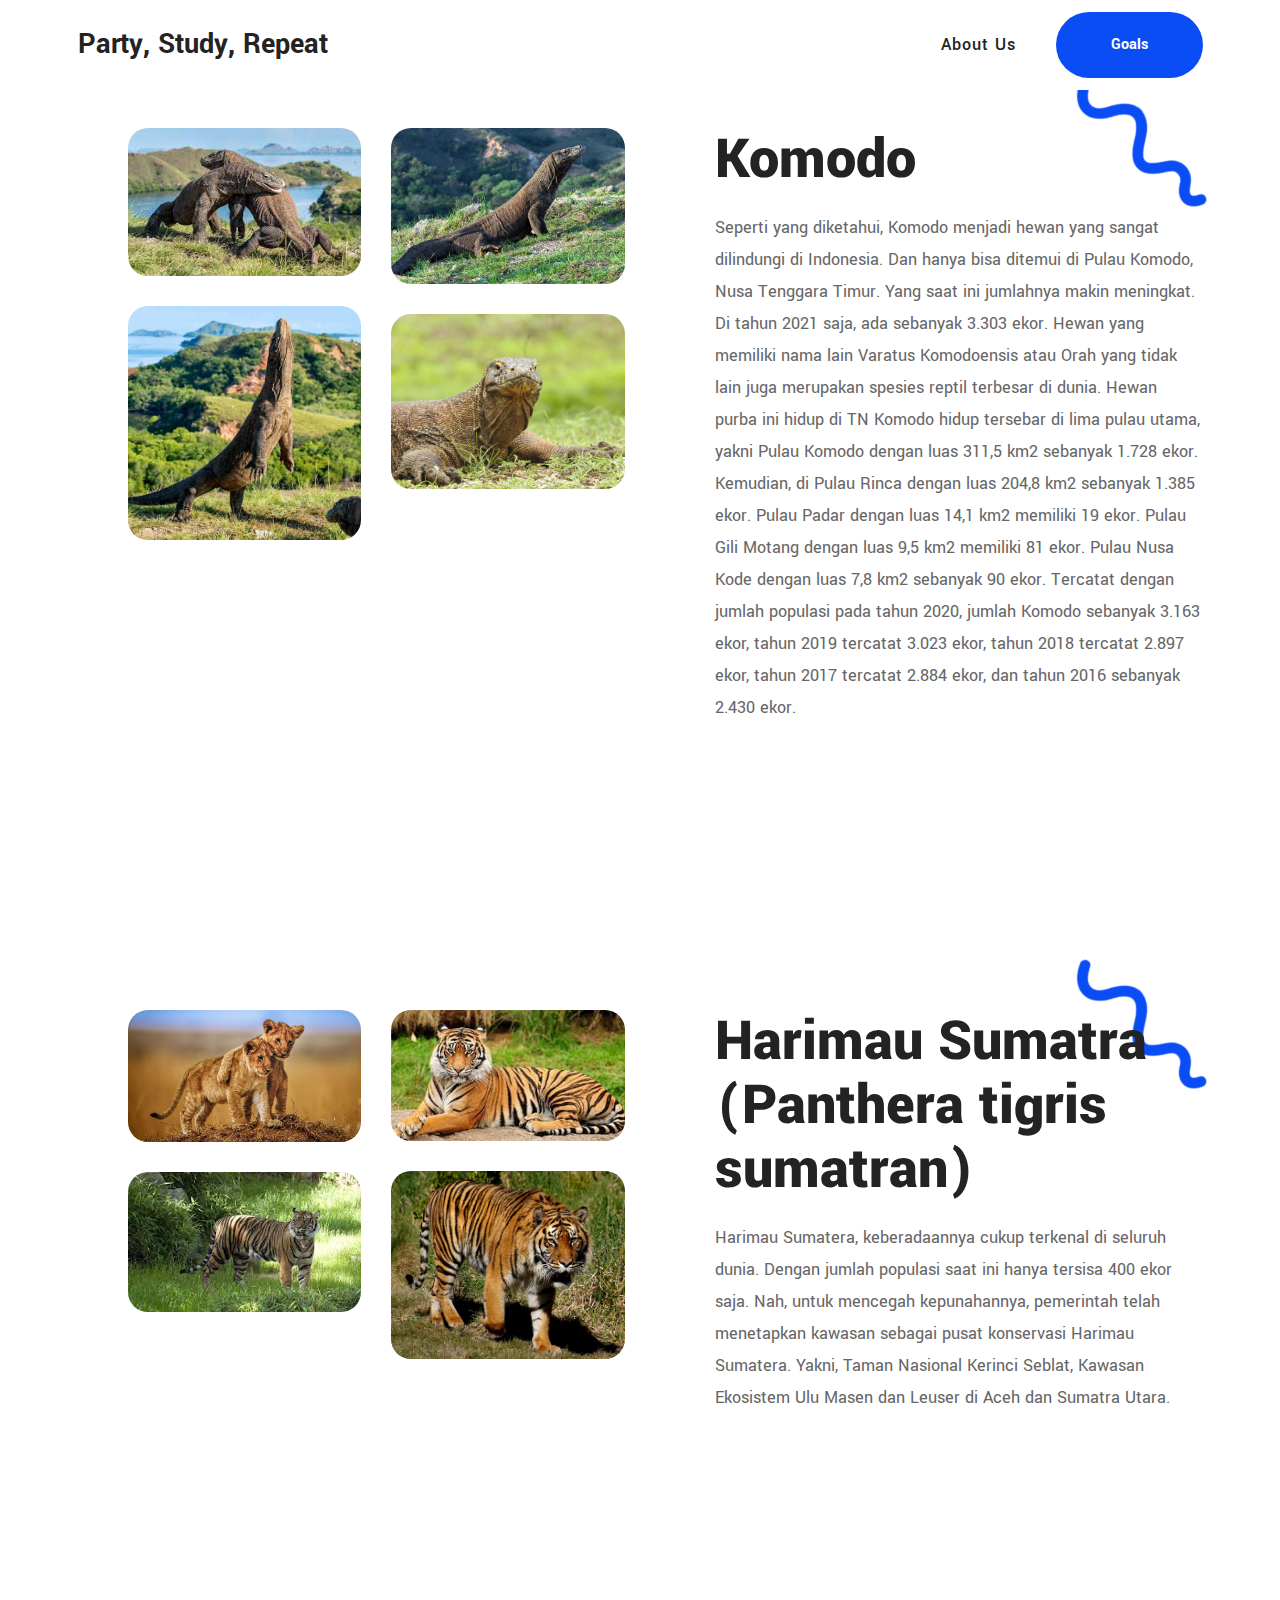
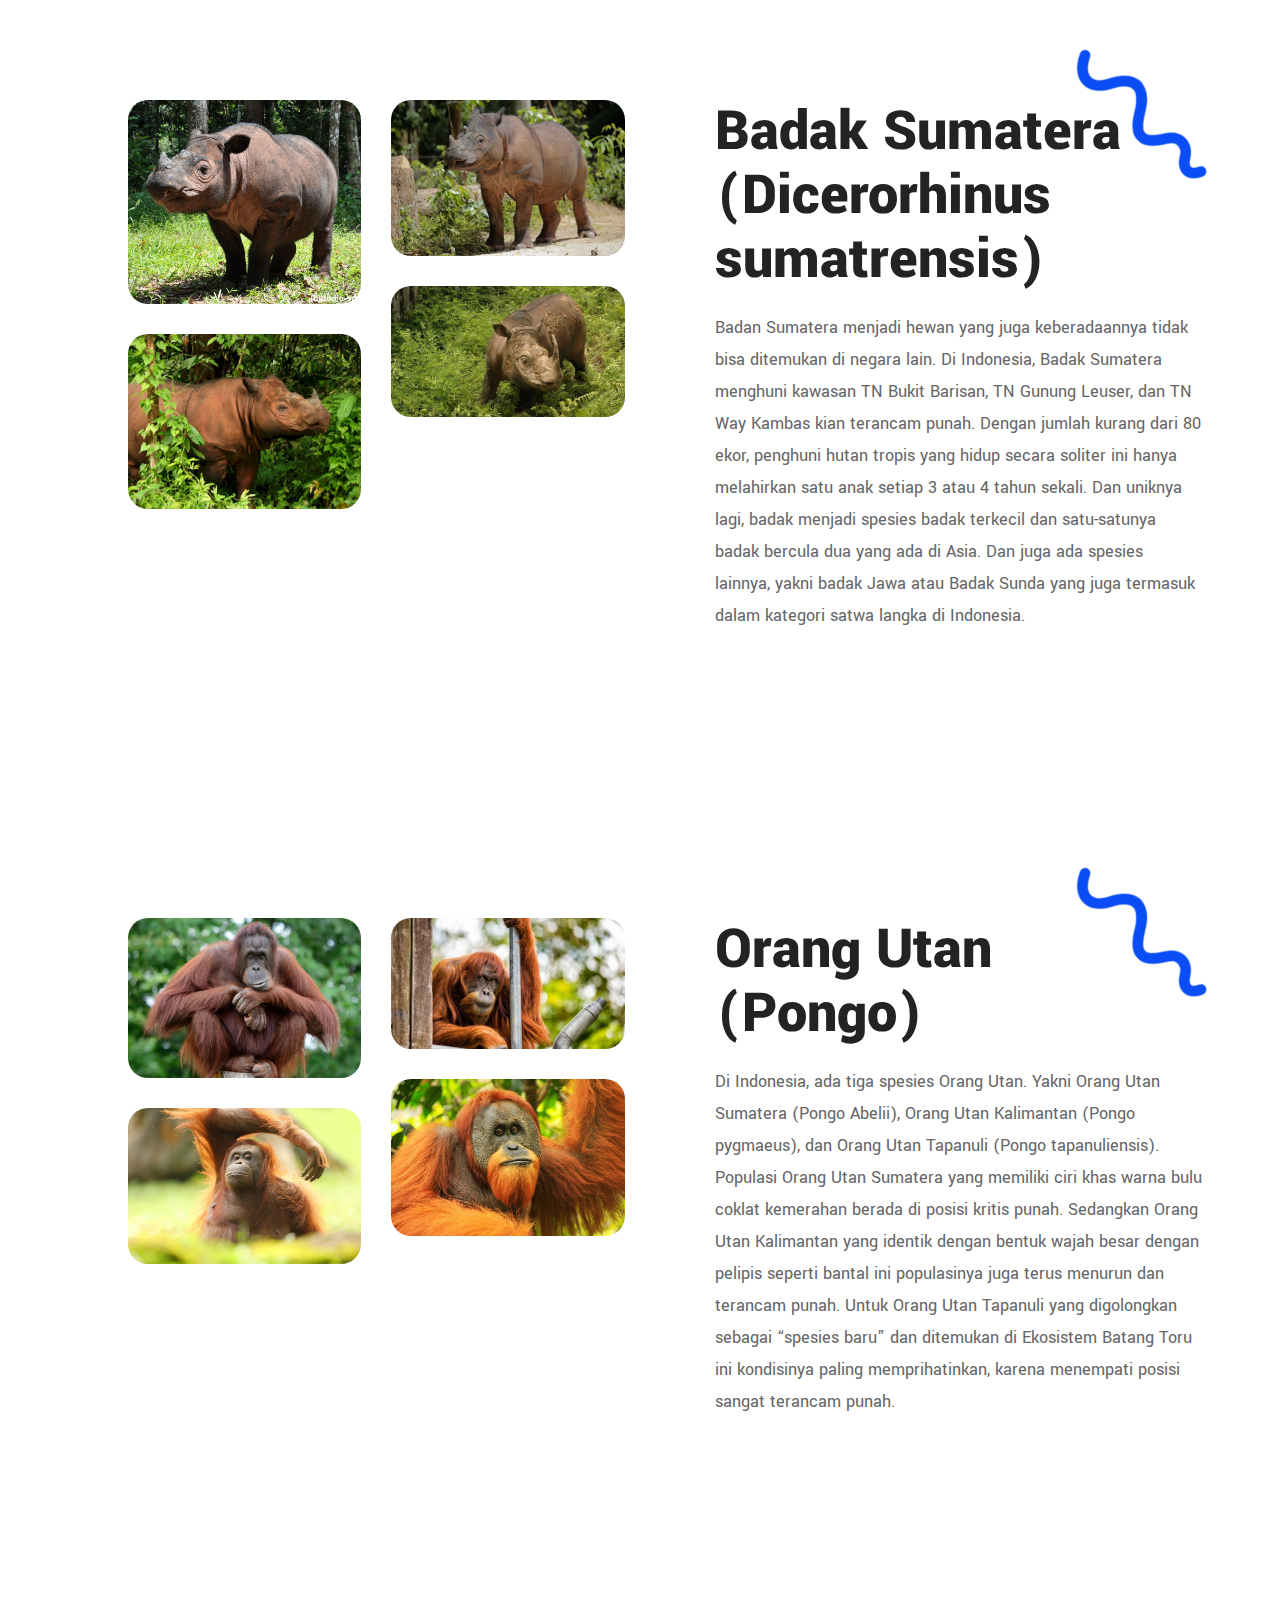
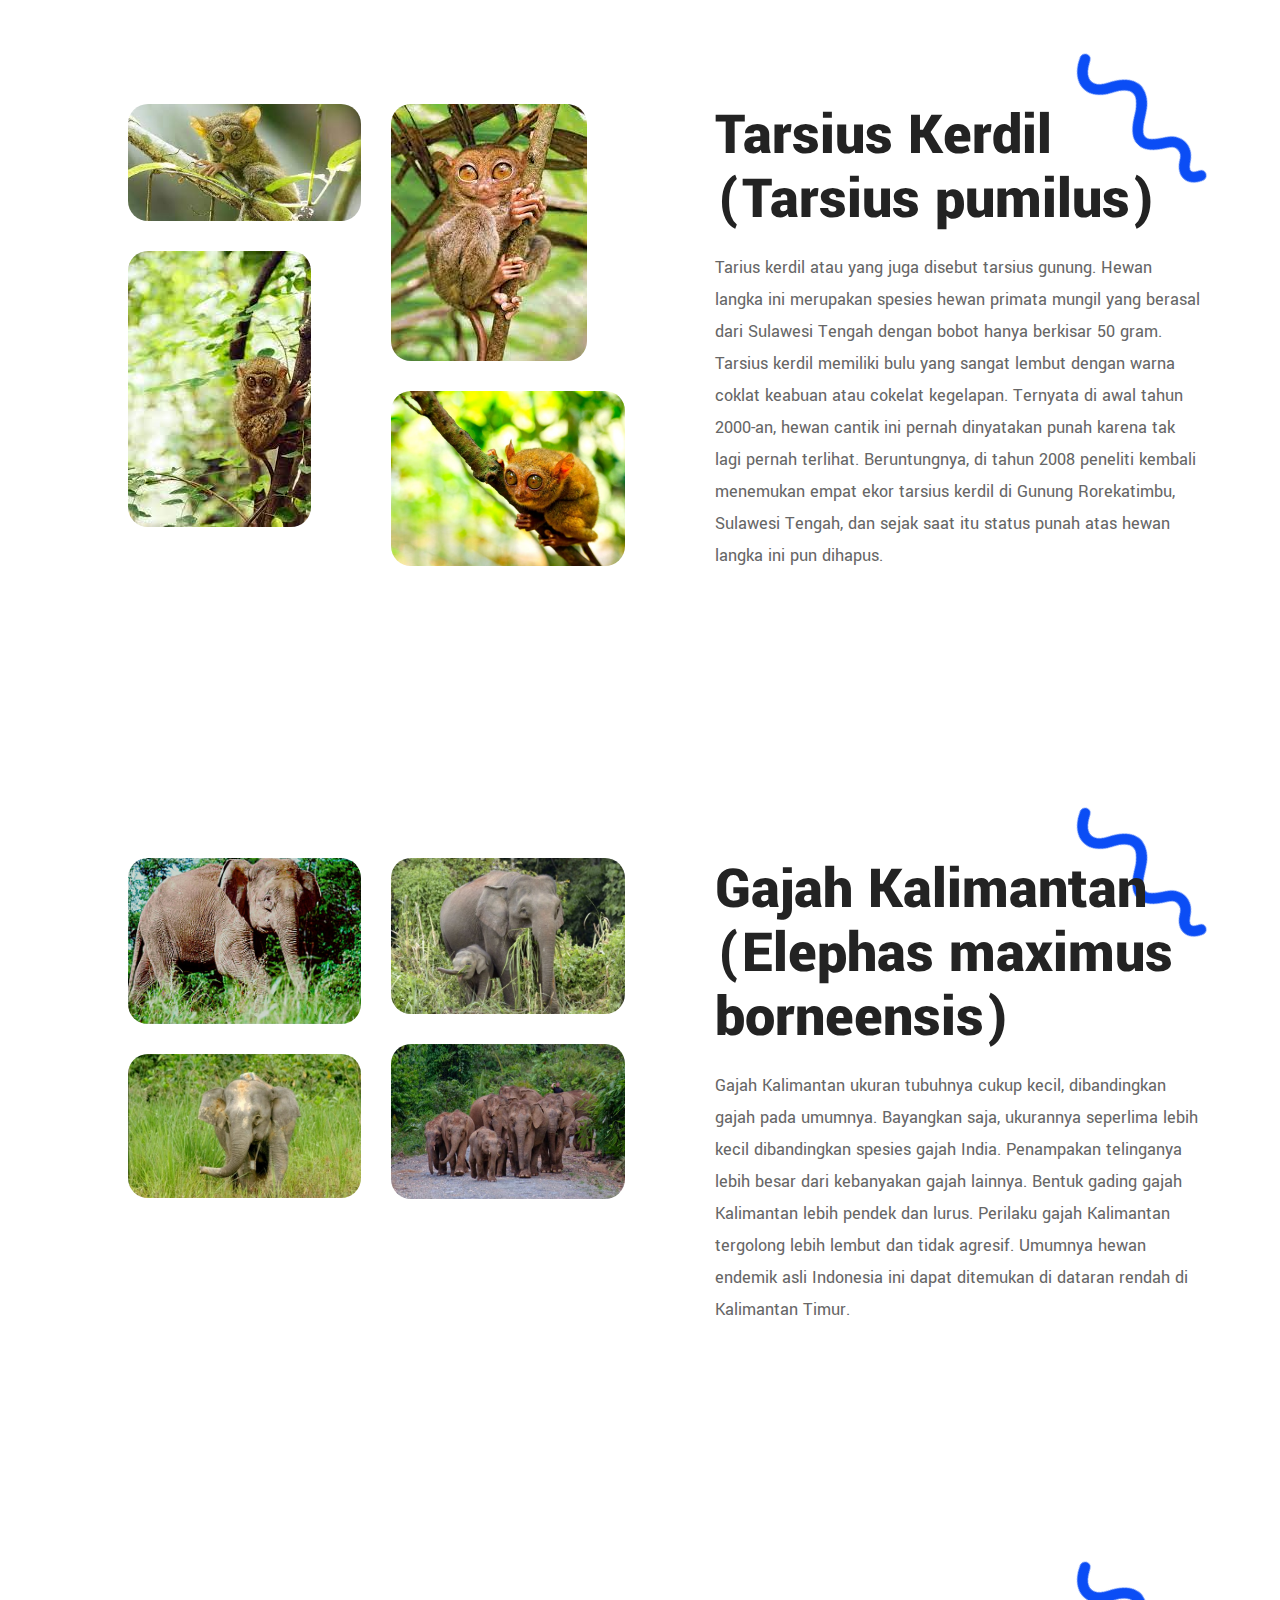
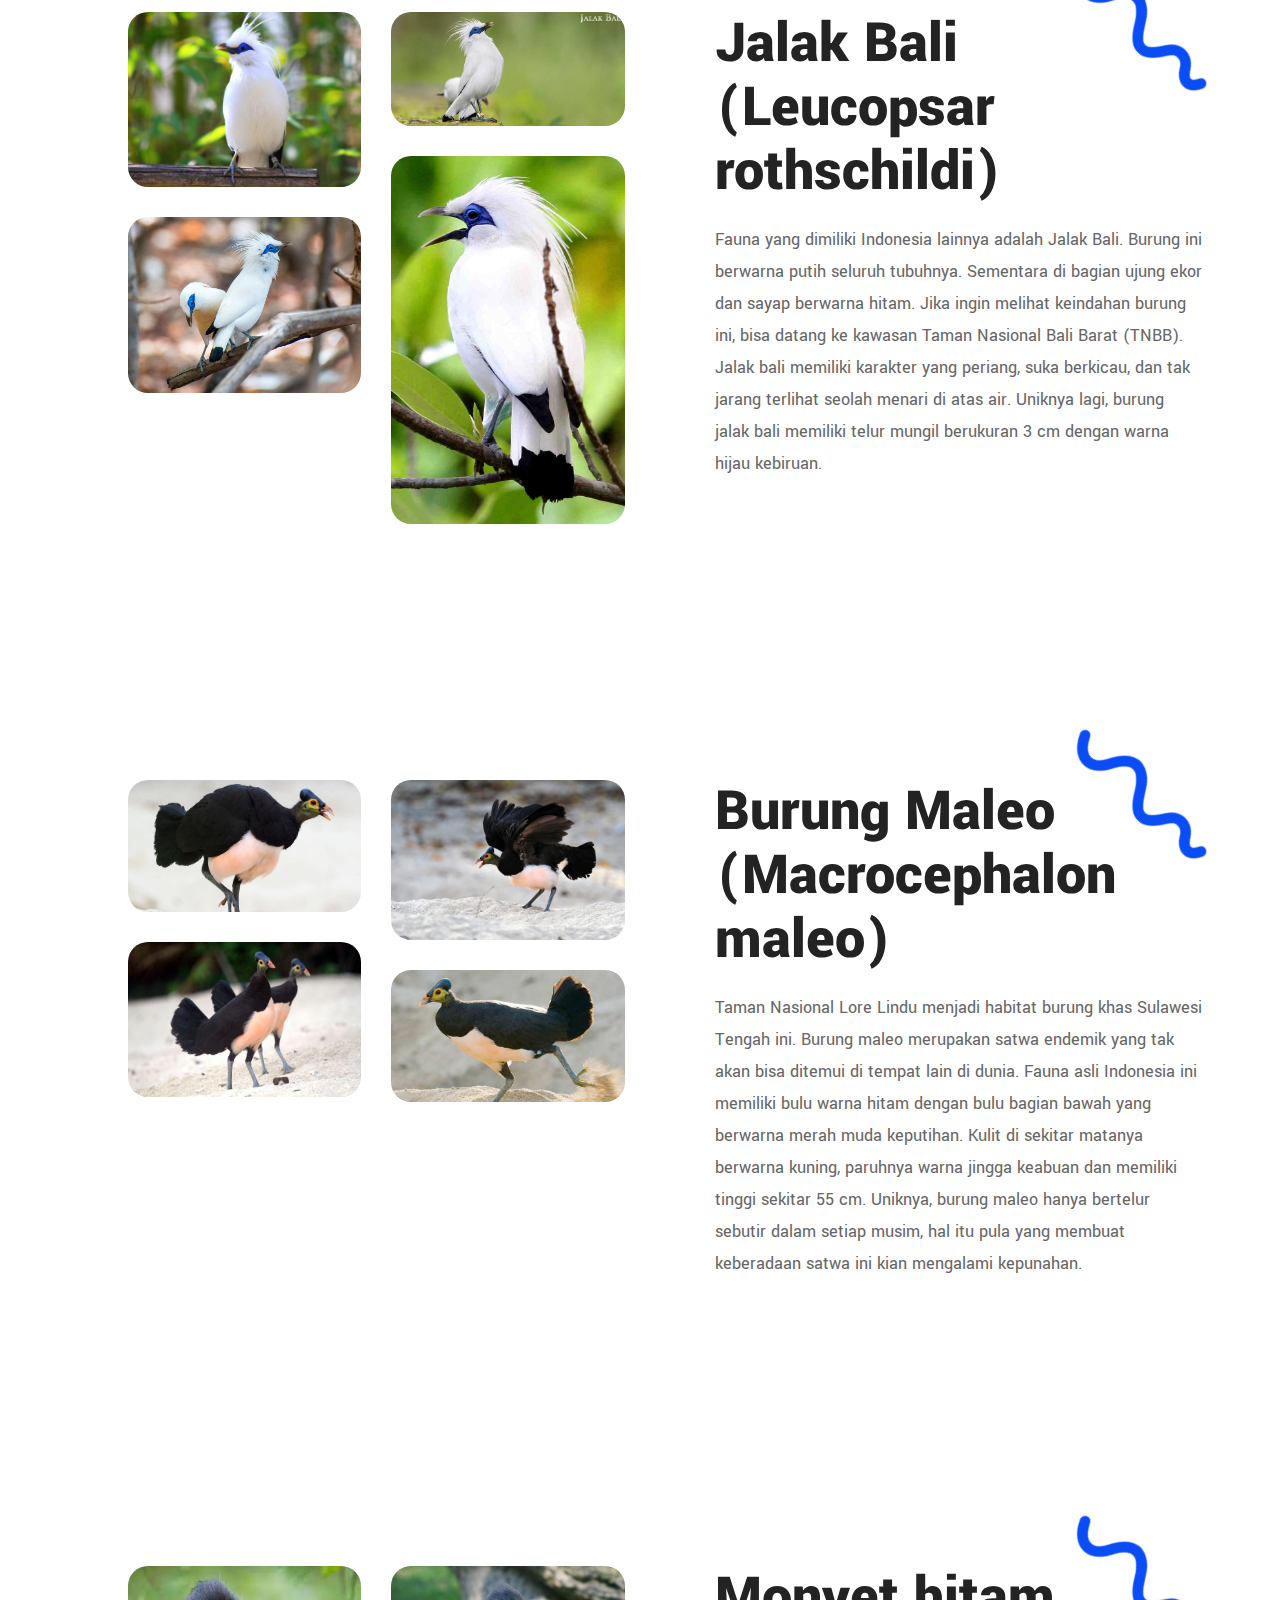
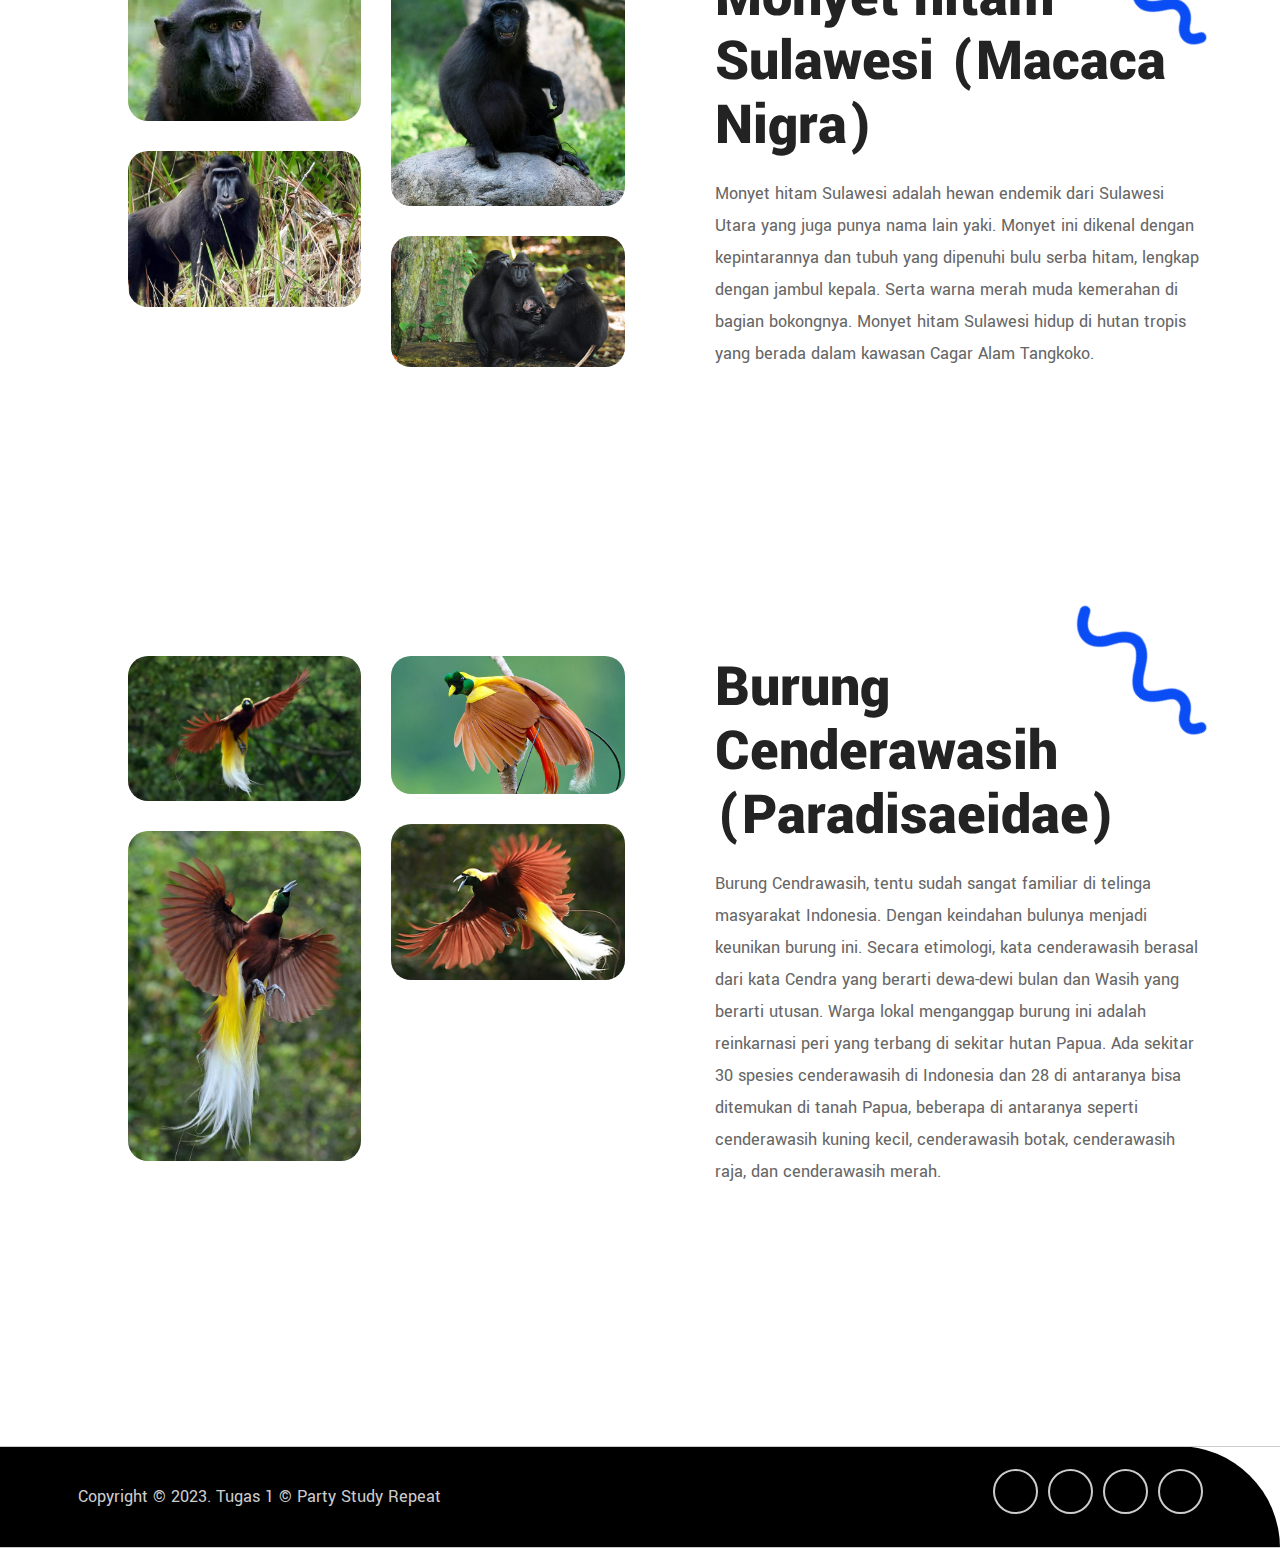
<file: index.html>
<!doctype html>
<html class="no-js" lang="zxx">

<head>	
	<meta charset="utf-8">
	<title> Hewan Langka yang Dilindungi di Indonesia </title>
	<link href="assets/css/bootstrap.min.css" rel="stylesheet" />
	<link href="assets/css/bsnav.min.css" rel="stylesheet" />
	<link href="style.css" rel="stylesheet">
	<!-- ========== End Stylesheet ========== -->

</head>

<body id="bdy" onload="myFunction()">

	<!-- Start header
    ============================================= -->
    <header class="header header-2 header-before-off">
		<div class="main-navigation">
			<div class="main-wrapper">
				<div class="navbar navbar-expand-lg bsnav bsnav-sticky bsnav-sticky-slide">
					<div class="container">
						<a class="navbar-brand" href="index.html">
							<H3 class="mb-0 hero-title-1">Party, Study, Repeat</H3>
						</a>
						<button class="navbar-toggler toggler-spring"><span class="navbar-toggler-icon"></span></button>
						<div class="collapse navbar-collapse justify-content-md-end">
							<ul class="navbar-nav navbar-mobile mr-0">
								<li class="nav-item"><a class="nav-link" href="about.html">About Us</a></li>
							</ul>
						</div>
						<div class="search-cart nav-profile ml-40">
							<a href="goals.html" class="btn-1 btn-circle">Goals</a>
						</div>
					</div>
				</div>
				<div class="bsnav-mobile">
					<div class="bsnav-mobile-overlay"></div>
					<div class="navbar"></div>
				</div>
			</div>
		</div>
    </header>
    <!-- End header -->
    
	<main class="main">

		<!-- Animal 1
		============================================= -->
		<div class="about-area-2 de-padding pos-rel">
			<img src="assets/img/shape/shape-15.png" class="about-shape-15" alt="no image">
			<div class="container">
				<div class="about-wpr grid-2">
					<div class="about-left-2 pos-rel pl-50">
						
						<div class="about-left-2-pic grid-2">
							<div class="about-left-2-1 text-right">
								<img src="assets/img/animals/komodos/komodo1.jpeg" class="mb-30" alt="no image">
								<img src="assets/img/animals/komodos/komodo2.jpg" alt="no image">
							</div>
							<div class="about-left-2-2">
								<img src="assets/img/animals/komodos/komodo3.png" class="mb-30" alt="no image">
								<img src="assets/img/animals/komodos/komodo4.jpg" alt="no image">
							</div>
						</div>
					</div>
					<div class="about-right-2 pl-60">
						<h2 class="heading-1">
							Komodo
						</h2>
						<p class="justify-content-between">
							Seperti yang diketahui, Komodo menjadi hewan yang sangat dilindungi di Indonesia. Dan hanya bisa ditemui di Pulau Komodo, Nusa Tenggara Timur. Yang saat ini jumlahnya makin meningkat. Di tahun 2021 saja, ada sebanyak 3.303 ekor.
							Hewan yang memiliki nama lain Varatus Komodoensis atau Orah yang tidak lain juga merupakan spesies reptil terbesar di dunia.
							Hewan purba ini hidup di TN Komodo hidup tersebar di lima pulau utama, yakni Pulau Komodo dengan luas 311,5 km2 sebanyak 1.728 ekor.
							Kemudian, di Pulau Rinca dengan luas 204,8 km2 sebanyak 1.385 ekor. Pulau Padar dengan luas 14,1 km2 memiliki 19 ekor.
							Pulau Gili Motang dengan luas 9,5 km2 memiliki 81 ekor. Pulau Nusa Kode dengan luas 7,8 km2 sebanyak 90 ekor.
							Tercatat dengan jumlah populasi pada tahun 2020, jumlah Komodo sebanyak 3.163 ekor, tahun 2019 tercatat 3.023 ekor, tahun 2018 tercatat 2.897 ekor, tahun 2017 tercatat 2.884 ekor, dan tahun 2016 sebanyak 2.430 ekor.
						</p>
					</div>
				</div>
			</div>
		</div>
		<!-- End Animal -->

		<!-- Animal 2
		============================================= -->
		<div class="about-area-2 de-padding pos-rel">
			<img src="assets/img/shape/shape-15.png" class="about-shape-15" alt="no image">
			<div class="container">
				<div class="about-wpr grid-2">
					<div class="about-left-2 pos-rel pl-50">
						
						<div class="about-left-2-pic grid-2">
							<div class="about-left-2-1 text-right">
								<img src="assets/img/animals/tigers/tiger1.jpeg" class="mb-30" alt="no image">
								<img src="assets/img/animals/tigers/tiger2.jpeg" alt="no image">
							</div>
							<div class="about-left-2-2">
								<img src="assets/img/animals/tigers/tiger3.jpeg" class="mb-30" alt="no image">
								<img src="assets/img/animals/tigers/tiger4.jpg" alt="no image">
							</div>
						</div>
					</div>
					<div class="about-right-2 pl-60">
						<h2 class="heading-1">
							Harimau Sumatra (Panthera tigris sumatran)
						</h2>
						<p class="justify-content-between">
							Harimau Sumatera, keberadaannya cukup terkenal di seluruh dunia. Dengan jumlah populasi saat ini hanya tersisa 400 ekor saja.
							Nah, untuk mencegah kepunahannya, pemerintah telah menetapkan kawasan sebagai pusat konservasi Harimau Sumatera.
							Yakni, Taman Nasional Kerinci Seblat, Kawasan Ekosistem Ulu Masen dan Leuser di Aceh dan Sumatra Utara.
						</p>
					</div>
				</div>
			</div>
		</div>
		<!-- End Animal -->

		<!-- Animal 3
		============================================= -->
		<div class="about-area-2 de-padding pos-rel">
			<img src="assets/img/shape/shape-15.png" class="about-shape-15" alt="no image">
			<div class="container">
				<div class="about-wpr grid-2">
					<div class="about-left-2 pos-rel pl-50">
						
						<div class="about-left-2-pic grid-2">
							<div class="about-left-2-1 text-right">
								<img src="assets/img/animals/badaks/badak1.jpg" class="mb-30" alt="no image">
								<img src="assets/img/animals/badaks/badak2.jpeg" alt="no image">
							</div>
							<div class="about-left-2-2">
								<img src="assets/img/animals/badaks/badak3.jpeg" class="mb-30" alt="no image">
								<img src="assets/img/animals/badaks/badak4.jpeg" alt="no image">
							</div>
						</div>
					</div>
					<div class="about-right-2 pl-60">
						<h2 class="heading-1">
							Badak Sumatera (Dicerorhinus sumatrensis)
						</h2>
						<p class="justify-content-between">
							Badan Sumatera menjadi hewan yang juga keberadaannya tidak bisa ditemukan di negara lain.
							Di Indonesia, Badak Sumatera menghuni kawasan TN Bukit Barisan, TN Gunung Leuser, dan TN Way Kambas kian terancam punah.
							Dengan jumlah kurang dari 80 ekor, penghuni hutan tropis yang hidup secara soliter ini hanya melahirkan satu anak setiap 3 atau 4 tahun sekali.
							Dan uniknya lagi, badak menjadi spesies badak terkecil dan satu-satunya badak bercula dua yang ada di Asia.
							Dan juga ada spesies lainnya, yakni badak Jawa atau Badak Sunda yang juga termasuk dalam kategori satwa langka di Indonesia.
						</p>
					</div>
				</div>
			</div>
		</div>
		<!-- End Animal -->

		<!-- Animal 4
		============================================= -->
		<div class="about-area-2 de-padding pos-rel">
			<img src="assets/img/shape/shape-15.png" class="about-shape-15" alt="no image">
			<div class="container">
				<div class="about-wpr grid-2">
					<div class="about-left-2 pos-rel pl-50">
						
						<div class="about-left-2-pic grid-2">
							<div class="about-left-2-1 text-right">
								<img src="assets/img/animals/orangutans/orangutan1.jpeg" class="mb-30" alt="no image">
								<img src="assets/img/animals/orangutans/orangutan2.jpeg" alt="no image">
							</div>
							<div class="about-left-2-2">
								<img src="assets/img/animals/orangutans/orangutan3.jpeg" class="mb-30" alt="no image">
								<img src="assets/img/animals/orangutans/orangutan4.jpeg" alt="no image">
							</div>
						</div>
					</div>
					<div class="about-right-2 pl-60">
						<h2 class="heading-1">
							Orang Utan (Pongo)
						</h2>
						<p class="justify-content-between">
							Di Indonesia, ada tiga spesies Orang Utan. Yakni Orang Utan Sumatera (Pongo Abelii), Orang Utan Kalimantan (Pongo pygmaeus), dan Orang Utan Tapanuli (Pongo tapanuliensis).
							Populasi Orang Utan Sumatera yang memiliki ciri khas warna bulu coklat kemerahan berada di posisi kritis punah.
							Sedangkan Orang Utan Kalimantan yang identik dengan bentuk wajah besar dengan pelipis seperti bantal ini populasinya juga terus menurun dan terancam punah.
							Untuk Orang Utan Tapanuli yang digolongkan sebagai “spesies baru” dan ditemukan di Ekosistem Batang Toru ini kondisinya paling memprihatinkan, karena menempati posisi sangat terancam punah.
						</p>
					</div>
				</div>
			</div>
		</div>
		<!-- End Animal -->

		<!-- Animal 5
		============================================= -->
		<div class="about-area-2 de-padding pos-rel">
			<img src="assets/img/shape/shape-15.png" class="about-shape-15" alt="no image">
			<div class="container">
				<div class="about-wpr grid-2">
					<div class="about-left-2 pos-rel pl-50">
						
						<div class="about-left-2-pic grid-2">
							<div class="about-left-2-1 text-right">
								<img src="assets/img/animals/tarsius/tarsius1.jpeg" class="mb-30" alt="no image">
								<img src="assets/img/animals/tarsius/tarsius2.jpeg" alt="no image">
							</div>
							<div class="about-left-2-2">
								<img src="assets/img/animals/tarsius/tarsius3.jpeg" class="mb-30" alt="no image">
								<img src="assets/img/animals/tarsius/tarsius4.jpg" alt="no image">
							</div>
						</div>
					</div>
					<div class="about-right-2 pl-60">
						<h2 class="heading-1">
							Tarsius Kerdil (Tarsius pumilus)
						</h2>
						<p class="justify-content-between">
							Tarius kerdil atau yang juga disebut tarsius gunung. Hewan langka ini merupakan spesies hewan primata mungil yang berasal dari Sulawesi Tengah dengan bobot hanya berkisar 50 gram.
							Tarsius kerdil memiliki bulu yang sangat lembut dengan warna coklat keabuan atau cokelat kegelapan.
							Ternyata di awal tahun 2000-an, hewan cantik ini pernah dinyatakan punah karena tak lagi pernah terlihat.
							Beruntungnya, di tahun 2008 peneliti kembali menemukan empat ekor tarsius kerdil di Gunung Rorekatimbu, Sulawesi Tengah, dan sejak saat itu status punah atas hewan langka ini pun dihapus.
						</p>
					</div>
				</div>
			</div>
		</div>
		<!-- End Animal -->

		<!-- Animal 6
		============================================= -->
		<div class="about-area-2 de-padding pos-rel">
			<img src="assets/img/shape/shape-15.png" class="about-shape-15" alt="no image">
			<div class="container">
				<div class="about-wpr grid-2">
					<div class="about-left-2 pos-rel pl-50">
						
						<div class="about-left-2-pic grid-2">
							<div class="about-left-2-1 text-right">
								<img src="assets/img/animals/elephants/elephant1.jpeg" class="mb-30" alt="no image">
								<img src="assets/img/animals/elephants/elephant2.webp" alt="no image">
							</div>
							<div class="about-left-2-2">
								<img src="assets/img/animals/elephants/elephant3.jpg" class="mb-30" alt="no image">
								<img src="assets/img/animals/elephants/elephant4.jpg" alt="no image">
							</div>
						</div>
					</div>
					<div class="about-right-2 pl-60">
						<h2 class="heading-1">
							Gajah Kalimantan (Elephas maximus borneensis)
						</h2>
						<p class="justify-content-between">
							Gajah Kalimantan ukuran tubuhnya cukup kecil, dibandingkan gajah pada umumnya. Bayangkan saja, ukurannya seperlima lebih kecil dibandingkan spesies gajah India.
							Penampakan telinganya lebih besar dari kebanyakan gajah lainnya. Bentuk gading gajah Kalimantan lebih pendek dan lurus.
							Perilaku gajah Kalimantan tergolong lebih lembut dan tidak agresif. Umumnya hewan endemik asli Indonesia ini dapat ditemukan di dataran rendah di Kalimantan Timur.
						</p>
					</div>
				</div>
			</div>
		</div>
		<!-- End Animal -->

		<!-- Animal 7
		============================================= -->
		<div class="about-area-2 de-padding pos-rel">
			<img src="assets/img/shape/shape-15.png" class="about-shape-15" alt="no image">
			<div class="container">
				<div class="about-wpr grid-2">
					<div class="about-left-2 pos-rel pl-50">
						
						<div class="about-left-2-pic grid-2">
							<div class="about-left-2-1 text-right">
								<img src="assets/img/animals/jalaks/jalak1.jpg" class="mb-30" alt="no image">
								<img src="assets/img/animals/jalaks/jalak2.jpeg" alt="no image">
							</div>
							<div class="about-left-2-2">
								<img src="assets/img/animals/jalaks/jalak3.jpg" class="mb-30" alt="no image">
								<img src="assets/img/animals/jalaks/jalak4.jpg" alt="no image">
							</div>
						</div>
					</div>
					<div class="about-right-2 pl-60">
						<h2 class="heading-1">
							Jalak Bali (Leucopsar rothschildi)
						</h2>
						<p class="justify-content-between">
							Fauna yang dimiliki Indonesia lainnya adalah Jalak Bali. Burung ini berwarna putih seluruh tubuhnya. Sementara di bagian ujung ekor dan sayap berwarna hitam.
							Jika ingin melihat keindahan burung ini, bisa datang ke kawasan Taman Nasional Bali Barat (TNBB).
							Jalak bali memiliki karakter yang periang, suka berkicau, dan tak jarang terlihat seolah menari di atas air. Uniknya lagi, burung jalak bali memiliki telur mungil berukuran 3 cm dengan warna hijau kebiruan.
						</p>
					</div>
				</div>
			</div>
		</div>
		<!-- End Animal -->

		<!-- Animal 8
		============================================= -->
		<div class="about-area-2 de-padding pos-rel">
			<img src="assets/img/shape/shape-15.png" class="about-shape-15" alt="no image">
			<div class="container">
				<div class="about-wpr grid-2">
					<div class="about-left-2 pos-rel pl-50">
						
						<div class="about-left-2-pic grid-2">
							<div class="about-left-2-1 text-right">
								<img src="assets/img/animals/maleos/maleo1.jpg" class="mb-30" alt="no image">
								<img src="assets/img/animals/maleos/maleo2.jpeg" alt="no image">
							</div>
							<div class="about-left-2-2">
								<img src="assets/img/animals/maleos/maleo3.jpeg" class="mb-30" alt="no image">
								<img src="assets/img/animals/maleos/maleo4.jpeg" alt="no image">
							</div>
						</div>
					</div>
					<div class="about-right-2 pl-60">
						<h2 class="heading-1">
							Burung Maleo (Macrocephalon maleo)
						</h2>
						<p class="justify-content-between">
							Taman Nasional Lore Lindu menjadi habitat burung khas Sulawesi Tengah ini. Burung maleo merupakan satwa endemik yang tak akan bisa ditemui di tempat lain di dunia.
							Fauna asli Indonesia ini memiliki bulu warna hitam dengan bulu bagian bawah yang berwarna merah muda keputihan. Kulit di sekitar matanya berwarna kuning, paruhnya warna jingga keabuan dan memiliki tinggi sekitar 55 cm.
							Uniknya, burung maleo hanya bertelur sebutir dalam setiap musim, hal itu pula yang membuat keberadaan satwa ini kian mengalami kepunahan.
						</p>
					</div>
				</div>
			</div>
		</div>
		<!-- End Animal -->

		<!-- Animal 9
		============================================= -->
		<div class="about-area-2 de-padding pos-rel">
			<img src="assets/img/shape/shape-15.png" class="about-shape-15" alt="no image">
			<div class="container">
				<div class="about-wpr grid-2">
					<div class="about-left-2 pos-rel pl-50">
						
						<div class="about-left-2-pic grid-2">
							<div class="about-left-2-1 text-right">
								<img src="assets/img/animals/monkey-blacks/monkey1.jpeg" class="mb-30" alt="no image">
								<img src="assets/img/animals/monkey-blacks/monkey2.jpg" alt="no image">
							</div>
							<div class="about-left-2-2">
								<img src="assets/img/animals/monkey-blacks/monkey3.jpg" class="mb-30" alt="no image">
								<img src="assets/img/animals/monkey-blacks/monkey4.jpg" alt="no image">
							</div>
						</div>
					</div>
					<div class="about-right-2 pl-60">
						<h2 class="heading-1">
							Monyet hitam Sulawesi (Macaca Nigra)
						</h2>
						<p class="justify-content-between">
							Monyet hitam Sulawesi adalah hewan endemik dari Sulawesi Utara yang juga punya nama lain yaki.
							Monyet ini dikenal dengan kepintarannya dan tubuh yang dipenuhi bulu serba hitam, lengkap dengan jambul kepala.
							Serta warna merah muda kemerahan di bagian bokongnya. Monyet hitam Sulawesi hidup di hutan tropis yang berada dalam kawasan Cagar Alam Tangkoko.
						</p>
					</div>
				</div>
			</div>
		</div>
		<!-- End Animal -->

		<!-- Animal 10
		============================================= -->
		<div class="about-area-2 de-padding pos-rel">
			<img src="assets/img/shape/shape-15.png" class="about-shape-15" alt="no image">
			<div class="container">
				<div class="about-wpr grid-2">
					<div class="about-left-2 pos-rel pl-50">
						
						<div class="about-left-2-pic grid-2">
							<div class="about-left-2-1 text-right">
								<img src="assets/img/animals/cendrawasihs/cendrawasih1.jpeg" class="mb-30" alt="no image">
								<img src="assets/img/animals/cendrawasihs/cendrawasih2.jpeg" alt="no image">
							</div>
							<div class="about-left-2-2">
								<img src="assets/img/animals/cendrawasihs/cendrawasih3.jpeg" class="mb-30" alt="no image">
								<img src="assets/img/animals/cendrawasihs/cendrawasih4.jpeg" alt="no image">
							</div>
						</div>
					</div>
					<div class="about-right-2 pl-60">
						<h2 class="heading-1">
							Burung Cenderawasih (Paradisaeidae)
						</h2>
						<p class="justify-content-between">
							Burung Cendrawasih, tentu sudah sangat familiar di telinga masyarakat Indonesia. Dengan keindahan bulunya menjadi keunikan burung ini.
							Secara etimologi, kata cenderawasih berasal dari kata Cendra yang berarti dewa-dewi bulan dan Wasih yang berarti utusan.
							Warga lokal menganggap burung ini adalah reinkarnasi peri yang terbang di sekitar hutan Papua.
							Ada sekitar 30 spesies cenderawasih di Indonesia dan 28 di antaranya bisa ditemukan di tanah Papua, beberapa di antaranya seperti cenderawasih kuning kecil, cenderawasih botak, cenderawasih raja, dan cenderawasih merah.
						</p>
					</div>
				</div>
			</div>
		</div>
		<!-- End Animal -->

	</main>	
	
	<!-- Start Footer 
	============================================= -->
	<footer class="footer bg-black text-light ">
		<div class="copyright mt-100">
			<div class="container">
				<div class="copyright-element d-flex align-items-center justify-content-between">
					<p class="mb-0">Copyright © 2023. Tugas 1 &copy Party Study Repeat</p>
					<ul class="footer-social">
						<li><a href="#"><i class="fab fa-facebook-f"></i></a></li>
						<li><a href="#"><i class="fab fa-instagram"></i></a></li>
						<li><a href="#"><i class="fab fa-twitter"></i></a></li>
						<li><a href="#"><i class="fab fa-youtube"></i></a></li>
					</ul>
				</div>
			</div>
		</div>
	</footer>
	<!-- End Footer -->

	<!-- Start Scroll top
	============================================= -->
	<a href="#bdy" id="scrtop" class="smooth-menu"><i class="ti-arrow-up"></i></a>
	<!-- End Scroll top-->

</body>

<script>
	function myFunction() {
		alert("Selamat datang di simple website. Website ini membahas mengenai Hewan Langka yang Dilindungi di Indonesia");
	}
</script>

</html>
</file>
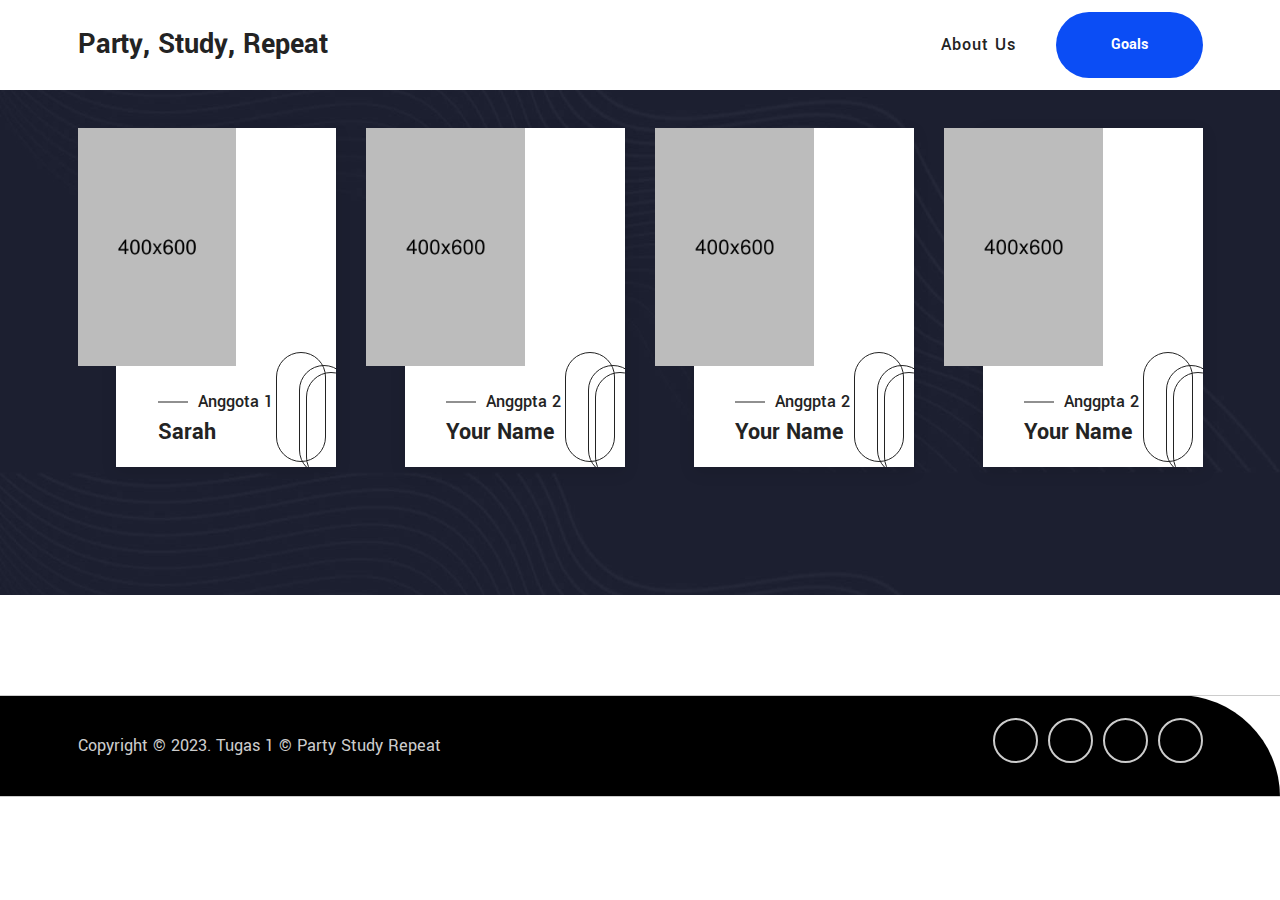
<file: about.html>
<!doctype html>
<html class="no-js" lang="zxx">

<head>
	<meta charset="utf-8">
	<title> Hewan Langka yang Dilindungi di Indonesia </title>
	<link href="assets/css/bootstrap.min.css" rel="stylesheet" />
	<link href="assets/css/bsnav.min.css" rel="stylesheet" />
	<link href="style.css" rel="stylesheet">
	<!-- ========== End Stylesheet ========== -->
</head>

<body id="bdy">

	<!-- Start header
    ============================================= -->
    <header class="header header-2 header-before-off">
		<div class="main-navigation">
			<div class="main-wrapper">
				<div class="navbar navbar-expand-lg bsnav bsnav-sticky bsnav-sticky-slide">
					<div class="container">
						<a class="navbar-brand" href="index.html">

							<H3 class="mb-0">Party, Study, Repeat</H3>
						</a>
						<button class="navbar-toggler toggler-spring"><span class="navbar-toggler-icon"></span></button>
						<div class="collapse navbar-collapse justify-content-md-end">
							<ul class="navbar-nav navbar-mobile mr-0">
								<li class="nav-item"><a class="nav-link" href="about.html">About Us</a></li>
							</ul>
						</div>
						<div class="search-cart nav-profile ml-40">
							<a href="goals.html" class="btn-1 btn-circle">Goals</a>
						</div>
					</div>
				</div>
				<div class="bsnav-mobile">
					<div class="bsnav-mobile-overlay"></div>
					<div class="navbar"></div>
				</div>
			</div>
		</div>
    </header>
    <!-- End header -->
    
	<main class="main">

		<!-- Start Team
      ============================================= -->
		<div class="team-area de-padding hero-bg" style="background-image: url(assets/img/bg/bg-pattern-4.jpg)">
			<div class="container center">
				<div class="team-wpr grid-4">
					<div class="team-box">
						<div class="team-content">
							<span class="team-shape"></span>
							<div class="team-pic">
								<img src="assets/img/pictures/proj-5.jpg" alt="no image">
								<ul class="team-social">
									<li>
										<a href="#">
											<i class="fab fa-facebook-f"></i>
										</a>
										<span></span><span></span><span></span><span></span>
									</li>
									<li>
										<a href="#">
											<i class="fab fa-instagram"></i>
										</a>
										<span></span><span></span><span></span><span></span>
									</li>
									<li>
										<a href="#">
											<i class="fab fa-twitter"></i>
										</a>
										<span></span><span></span><span></span><span></span>
									</li>
									<li>
										<a href="#">
											<i class="fab fa-youtube"></i>
										</a>
										<span></span><span></span><span></span><span></span>
									</li>
								</ul>
							</div>
							<div class="team-desc">
								<span>Anggota 1</span>
								<h4 class="heading-4">Sarah</h4>
							</div>
						</div>
					</div>


					<div class="team-box">
						<div class="team-content">
							<span class="team-shape"></span>
							<div class="team-pic">
								<img src="assets/img/pictures/work-6.jpg" alt="no image">
								<ul class="team-social">
									<li>
										<a href="#">
											<i class="fab fa-facebook-f"></i>
										</a>
										<span></span><span></span><span></span><span></span>
									</li>
									<li>
										<a href="#">
											<i class="fab fa-instagram"></i>
										</a>
										<span></span><span></span><span></span><span></span>
									</li>
									<li>
										<a href="#">
											<i class="fab fa-twitter"></i>
										</a>
										<span></span><span></span><span></span><span></span>
									</li>
									<li>
										<a href="#">
											<i class="fab fa-youtube"></i>
										</a>
										<span></span><span></span><span></span><span></span>
									</li>
								</ul>
							</div>
							<div class="team-desc">
								<span>Anggpta 2</span>
								<h4 class="heading-4">Your Name</h4>
							</div>
						</div>
					</div>


					<div class="team-box">
						<div class="team-content">
							<span class="team-shape"></span>
							<div class="team-pic">
								<img src="assets/img/pictures/work-6.jpg" alt="no image">
								<ul class="team-social">
									<li>
										<a href="#">
											<i class="fab fa-facebook-f"></i>
										</a>
										<span></span><span></span><span></span><span></span>
									</li>
									<li>
										<a href="#">
											<i class="fab fa-instagram"></i>
										</a>
										<span></span><span></span><span></span><span></span>
									</li>
									<li>
										<a href="#">
											<i class="fab fa-twitter"></i>
										</a>
										<span></span><span></span><span></span><span></span>
									</li>
									<li>
										<a href="#">
											<i class="fab fa-youtube"></i>
										</a>
										<span></span><span></span><span></span><span></span>
									</li>
								</ul>
							</div>
							<div class="team-desc">
								<span>Anggpta 2</span>
								<h4 class="heading-4">Your Name</h4>
							</div>
						</div>
					</div>


					<div class="team-box">
						<div class="team-content">
							<span class="team-shape"></span>
							<div class="team-pic">
								<img src="assets/img/pictures/work-6.jpg" alt="no image">
								<ul class="team-social">
									<li>
										<a href="#">
											<i class="fab fa-facebook-f"></i>
										</a>
										<span></span><span></span><span></span><span></span>
									</li>
									<li>
										<a href="#">
											<i class="fab fa-instagram"></i>
										</a>
										<span></span><span></span><span></span><span></span>
									</li>
									<li>
										<a href="#">
											<i class="fab fa-twitter"></i>
										</a>
										<span></span><span></span><span></span><span></span>
									</li>
									<li>
										<a href="#">
											<i class="fab fa-youtube"></i>
										</a>
										<span></span><span></span><span></span><span></span>
									</li>
								</ul>
							</div>
							<div class="team-desc">
								<span>Anggpta 2</span>
								<h4 class="heading-4">Your Name</h4>
							</div>
						</div>
					</div>

				</div>
			</div>
		</div>
		<!-- End Team -->


	</main>	
	
	<!-- Start Footer 
	============================================= -->
	<footer class="footer bg-black text-light ">
		<div class="copyright mt-100">
			<div class="container">
				<div class="copyright-element d-flex align-items-center justify-content-between">
					<p class="mb-0">Copyright © 2023. Tugas 1 &copy Party Study Repeat</p>
					<ul class="footer-social">
						<li><a href="#"><i class="fab fa-facebook-f"></i></a></li>
						<li><a href="#"><i class="fab fa-instagram"></i></a></li>
						<li><a href="#"><i class="fab fa-twitter"></i></a></li>
						<li><a href="#"><i class="fab fa-youtube"></i></a></li>
					</ul>
				</div>
			</div>
		</div>
	</footer>
	<!-- End Footer -->
	
	<!-- Start Scroll top
	============================================= -->
	<a href="#bdy" id="scrtop" class="smooth-menu"><i class="ti-arrow-up"></i></a>
	<!-- End Scroll top-->

</body>

</html>
</file>
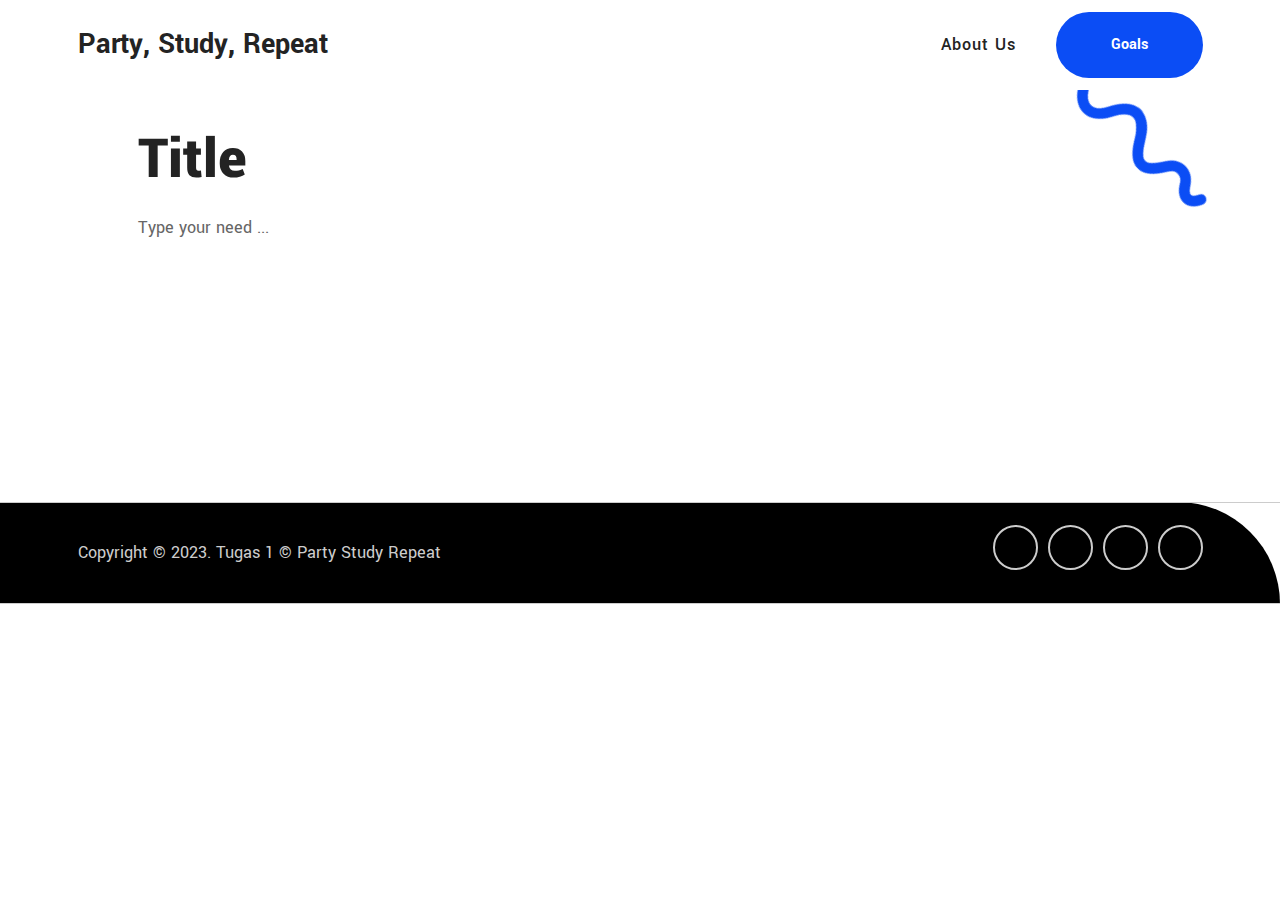
<file: goals.html>
<!doctype html>
<html class="no-js" lang="zxx">

<head>
	<meta charset="utf-8">
	<title> Hewan Langka yang Dilindungi di Indonesia </title>
	<link href="assets/css/bootstrap.min.css" rel="stylesheet" />
	<link href="assets/css/bsnav.min.css" rel="stylesheet" />
	<link href="style.css" rel="stylesheet">
	<!-- ========== End Stylesheet ========== -->
</head>

<body id="bdy">

	<!-- Start header
    ============================================= -->
    <header class="header header-2 header-before-off">
		<div class="main-navigation">
			<div class="main-wrapper">
				<div class="navbar navbar-expand-lg bsnav bsnav-sticky bsnav-sticky-slide">
					<div class="container">
						<a class="navbar-brand" href="index.html">

							<H3 class="mb-0">Party, Study, Repeat</H3>
						</a>
						<button class="navbar-toggler toggler-spring"><span class="navbar-toggler-icon"></span></button>
						<div class="collapse navbar-collapse justify-content-md-end">
							<ul class="navbar-nav navbar-mobile mr-0">
								<li class="nav-item"><a class="nav-link" href="about.html">About Us</a></li>
							</ul>
						</div>
						<div class="search-cart nav-profile ml-40">
							<a href="goals.html" class="btn-1 btn-circle">Goals</a>
						</div>
					</div>
				</div>
				<div class="bsnav-mobile">
					<div class="bsnav-mobile-overlay"></div>
					<div class="navbar"></div>
				</div>
			</div>
		</div>
    </header>
    <!-- End header -->
    
	<main class="main">

		<!-- Animal 1
		============================================= -->
		<div class="about-area-2 de-padding pos-rel">
			<img src="assets/img/shape/shape-15.png" class="about-shape-15" alt="no image">
			<div class="container">
				<div class="about-right-2 pl-60">
					<h2 class="heading-1">
						Title
					</h2>
					<p class="justify-content-between">
						Type your need ...
					</p>
				</div>
			</div>
		</div>
		<!-- End Animal -->

	</main>	
	
	<!-- Start Footer 
	============================================= -->
	<footer class="footer bg-black text-light ">
		<div class="copyright mt-100">
			<div class="container">
				<div class="copyright-element d-flex align-items-center justify-content-between">
					<p class="mb-0">Copyright © 2023. Tugas 1 &copy Party Study Repeat</p>
					<ul class="footer-social">
						<li><a href="#"><i class="fab fa-facebook-f"></i></a></li>
						<li><a href="#"><i class="fab fa-instagram"></i></a></li>
						<li><a href="#"><i class="fab fa-twitter"></i></a></li>
						<li><a href="#"><i class="fab fa-youtube"></i></a></li>
					</ul>
				</div>
			</div>
		</div>
	</footer>
	<!-- End Footer -->

</body>

</html>
</file>
<file: style.css>
/*Start Theme Basic*/
/*01*/
/*-------------------------------------------------------
01. Variable css
---------------------------------------------------------*/
@import url("https://fonts.googleapis.com/css2?family=Oswald:wght@200;300;400;500;600;700&family=Roboto:wght@100;300;400;500;700;900&family=Shadows+Into+Light&family=Yantramanav:wght@100;300;400;500;700;900&display=swap");
:root {
  --clr-heading: #232323;
  --clr-body: #666;
  --clr-bg: #eaf2f6;
  --clr-bg-2: #c8d7e9;
  --clr-def: #0b4df5;
  --clr-def-2: #00d59d;
  --clr-def-3: #15BD6F;
  --clr-menu: #FF4A17;
  --clr-white: #fff;
  --clr-black: #000;
  --clr-black-2: #080821;
  --font-1: 'Yantramanav', sans-serif;
  --font-2: 'Yantramanav', sans-serif;
  --font-3: 'Shadows Into Light', cursive;
  --font-4: 'Roboto', sans-serif;
  --font-5: 'Oswald', sans-serif;
  --clr-1:#191C51;
  --clr-2:#14212B;
  --clr-3:#020202;
  --clr-4:#1F1F1F;
  --clr-5:#071A55;
  --clr-6:#232323;
  --clr-ccc:#ccc;
  --clr-orange:#F42222;
  --clr-rgb:11, 77, 245;
  --clr-gradient: radial-gradient(circle, rgba(11,77,245,1) 0%, rgba(0,213,157,1) 100%);
  --clr-gradient-2: radial-gradient(circle, rgba(187,11,245,1) 0%, rgba(0,213,157,1) 100%);
  --clr-gradient-3: radial-gradient(circle, rgba(245,11,118,1) 0%, rgba(0,213,157,1) 100%);
  --clr-gradient-4: radial-gradient(circle, rgba(11,77,245,1) 0%, rgba(203,0,213,1) 100%);
  --clr-gradient-5: linear-gradient(to right, var(--clr-def) 0%, transparent 100%);
  --clr-gradient-6: radial-gradient(circle, var(--clr-bg) 0%, var(--clr-bg-2) 100%);
  --clr-overlay: rgba(5, 20, 65, 0.8);
  --box-shadow-1: 0 0 10px rgba(0, 0 , 0, .09); }
/*-------------------------------------------------------

Typography css
---------------------------------------------------------*/
*, *:before, *:after {
  box-sizing: inherit; }

* {
  scroll-behavior: inherit !important; }

html, body {
  height: auto;
  width: 100%;
  margin: 0;
  padding: 0;
  font-size: 62.5%;
  box-sizing: border-box; }

body {
  font-family: var(--font-1);
  font-style: normal;
  font-size: 18px;
  font-weight: 400;
  line-height: 32px;
  color: var(--clr-body); }

main.main {
  overflow: hidden; }

a {
  color: var(--clr-body); }

a,
a:active,
a:focus,
a:hover {
  outline: none;
  -webkit-transition: all 0.3s ease-in-out;
  -moz-transition: all 0.3s ease-in-out;
  -o-transition: all 0.3s ease-in-out;
  -ms-transition: all 0.3s ease-in-out;
  transition: all 0.3s ease-in-out;
  text-decoration: none; }

ul {
  margin: 0;
  padding: 0; }

li {
  list-style: none; }

h1, h2, h3, h4, h5, h6 {
  color: var(--clr-heading);
  margin: 0 0 1.5rem 0;
  font-weight: 700;
  font-family: var(--font-2);
  line-height: 1.2; }

h1 {
  font-size: 48px; }

h2 {
  font-size: 36px; }

h3 {
  font-size: 30px; }

h4 {
  font-size: 24px; }

h5 {
  font-size: 18px; }

h6 {
  font-size: 14px; }

p {
  margin-bottom: 1.5rem; }

.img, img {
  max-width: 100%;
  -webkit-transition: all 0.3s ease-out 0s;
  -moz-transition: all 0.3s ease-out 0s;
  -ms-transition: all 0.3s ease-out 0s;
  -o-transition: all 0.3s ease-out 0s;
  transition: all 0.3s ease-out 0s;
  height: auto; }

hr {
  padding: 0px;
  border-bottom: 1px solid #eceff8;
  border-top: 0px; }

label {
  color: #999;
  cursor: pointer;
  font-size: 1.4rem;
  font-weight: 400; }

*::-moz-selection {
  background: #d6b161;
  color: #fff;
  text-shadow: none; }

::-moz-selection {
  background: #555;
  color: #fff;
  text-shadow: none; }

::selection {
  background: #555;
  color: #fff;
  text-shadow: none; }

*::-moz-placeholder {
  color: #999;
  font-size: 1.4rem;
  opacity: 1; }

*::placeholder {
  color: #999;
  font-size: 1.4rem;
  opacity: 1; }

.sohag a:active, .sohag a:focus, .sohag a:hover {
  border: 2px solid red; }
/*-------------------------------------------------------

Theme Default css
---------------------------------------------------------*/
.column-2 {
  column-count: 2; }

.overflow-hidden {
  overflow: hidden; }

.element-center {
  height: 100%;
  display: flex;
  align-items: center; }

/*Theme button css*/
.about-title {
  text-align: center;
  padding-top: 9rem; }
  .about-title .heading-2 {
    font-weight: 500; }
  .about-title::before {
    position: absolute;
    content: '';
    height: 7rem;
    width: 2px;
    z-index: -1;
    background: var(--clr-white);
    opacity: 1;
    left: 50%;
    top: 0;
    translate: -50% 0; }

.site-title {
  margin-bottom: 6.4rem; }
  .site-title h2 {
    font-weight: 900;
    line-height: 1;
    letter-spacing: 0.8px;
    margin-bottom: 3rem;
    text-transform: capitalize;
    font-size: 5.6rem; }
    .site-title h2 span {
      color: var(--clr-def);
      font-family: var(--font-3); }

.site-title.mb-0 {
  margin-bottom: 0; }

.site-title.wh p,
.site-title.wh h2,
.site-title.wh h3 {
  color: var(--clr-white); }

.pos-rel {
  position: relative;
  z-index: 1; }

.round-move {
  animation: round-move 5s linear infinite; }

@keyframes round-move {
  0% {
    transform: rotate(0deg); }
  100% {
    transform: rotate(360deg); } }
.up-move {
  animation: up-move 5s ease-in-out infinite; }

@keyframes up-move {
  0% {
    transform: translateY(0); }
  50% {
    transform: translateY(-30px); }
  100% {
    transform: translateY(0px); } }
.small-big {
  animation: small-big 5s ease-in-out infinite; }

@keyframes small-big {
  0% {
    transform: scale(0.5); }
  51% {
    transform: scale(1.1); }
  100% {
    transform: scale(0.5); } }
.to-left {
  animation: to-left 5s linear infinite alternate; }

@-webkit-keyframes to-left {
  0% {
    transform: translateX(0px); }
  50% {
    transform: translateX(-30px); }
  100% {
    transform: translateX(0px); } }
/*06*/
/*-------------------------------------------------------

05. Grids css
---------------------------------------------------------*/
.grid-2 {
  display: grid;
  grid-gap: 3rem;
  grid-template-columns: repeat(2, 1fr); }

.grid-3 {
  display: grid;
  grid-gap: 3rem;
  grid-template-columns: repeat(3, 1fr); }

.grid-4 {
  display: grid;
  grid-gap: 3rem;
  grid-template-columns: repeat(4, 1fr); }

.grid-5 {
  display: grid;
  grid-gap: 3rem;
  grid-template-columns: repeat(5, 1fr); }

.grid-6 {
  display: grid;
  grid-gap: 3rem;
  grid-template-columns: repeat(6, 1fr); }

.grid-px-2 {
  display: grid;
  grid-gap: 3rem;
  grid-template-columns: repeat(auto-fit, minmax(500px, 1fr)); }

.gap-0 {
  grid-gap: 0; }

.cs-gap-1 {
  grid-gap: 1rem; }

.cs-gap-2 {
  grid-gap: 2rem; }

.cs-gap-3 {
  grid-gap: 3rem; }

.cs-gap-4 {
  grid-gap: 4rem; }

.cs-gap-5 {
  grid-gap: 5rem; }

.cs-gap-6 {
  grid-gap: 6rem; }

.cs-gap-7 {
  grid-gap: 7rem; }

.cs-gap-8 {
  grid-gap: 8rem; }

.cs-gap-9 {
  grid-gap: 9rem; }

.cs-gap-10 {
  grid-gap: 10rem; }

/*07*/
/*--------------------------------------------------------

03. Margin Padding Css
---------------------------------------------------------*/
/*margins paddings*/
.pb-140 {
  padding-bottom: 14rem; }

.pd-50 {
  padding: 5rem 0; }

.de-padding {
  padding: 12.8rem 0; }

.de-pt {
  padding-top: 12.8rem; }

.de-pb {
  padding-bottom: 12.8rem; }

.pd-0 {
  padding: 0; }

.pl-30 {
  padding-left: 3rem; }

.pl-40 {
  padding-left: 4rem; }

.pl-50 {
  padding-left: 5rem; }

.pl-60 {
  padding-left: 6rem; }

.pl-300 {
  padding-left: 30rem; }

.pt-64 {
  padding-top: 6.4rem; }

.pt-0 {
  padding-top: 0rem; }

.pt-10 {
  padding-top: 1rem; }

.pt-20 {
  padding-top: 2rem; }

.pt-30 {
  padding-top: 3rem; }

.pt-40 {
  padding-top: 4rem; }

.pt-50 {
  padding-top: 5rem; }

.pt-60 {
  padding-top: 6rem; }

.pt-70 {
  padding-top: 7rem; }

.pt-80 {
  padding-top: 8rem; }

.pt-90 {
  padding-top: 9rem; }

.pt-100 {
  padding-top: 10rem; }

.pr-30 {
  padding-right: 3rem; }

.pr-40 {
  padding-right: 4rem; }

.pr-50 {
  padding-right: 5rem; }

.pr-60 {
  padding-right: 6rem; }

.pb-0 {
  padding-bottom: 0rem; }

.pb-10 {
  padding-bottom: 1rem; }

.pb-20 {
  padding-bottom: 2rem; }

.pb-30 {
  padding-bottom: 3rem; }

.pb-40 {
  padding-bottom: 4rem; }

.pb-50 {
  padding-bottom: 5rem; }

.pb-60 {
  padding-bottom: 6rem; }

.pb-70 {
  padding-bottom: 7rem; }

.pb-80 {
  padding-bottom: 8rem; }

.pb-90 {
  padding-bottom: 9rem; }

.pb-100 {
  padding-bottom: 10rem; }

.pb-256 {
  padding-bottom: 25.6rem; }

.pl-60 {
  padding-left: 6rem; }

.mr-100 {
  margin-right: 10rem; }

.mt-64 {
  margin-top: 6.4rem; }

.mt-0 {
  margin-top: 0; }

.mt-10 {
  margin-top: 1rem; }

.mt-20 {
  margin-top: 2rem; }

.mt-30 {
  margin-top: 3rem; }

.mt-40 {
  margin-top: 4rem; }

.mt-50 {
  margin-top: 5rem; }

.mt-60 {
  margin-top: 6rem; }

.mt-70 {
  margin-top: 7rem; }

.mt-80 {
  margin-top: 8rem; }

.mt-90 {
  margin-top: 9rem; }

.mt-100 {
  margin-top: 10rem; }

.mb-0 {
  margin-bottom: 0; }

.mb-10 {
  margin-bottom: 1rem; }

.mb-20 {
  margin-bottom: 2rem; }

.mb-30 {
  margin-bottom: 3rem; }

.mb-40 {
  margin-bottom: 4rem; }

.mb-50 {
  margin-bottom: 5rem; }

.mb-60 {
  margin-bottom: 6rem; }

.mb-70 {
  margin-bottom: 7rem; }

.mb-80 {
  margin-bottom: 8rem; }

.mb-90 {
  margin-bottom: 9rem; }

.mb-100 {
  margin-bottom: 10rem; }

.mr-300 {
  margin-right: 30rem; }

.mr-30 {
  margin-right: 30px; }

.ml-300 {
  margin-left: 30rem; }

.ml-40 {
  margin-left: 4rem; }

.margin-center {
  margin: 0 auto; }

/*09*/
/*-------------------------------------------------------
03. BTN Css
---------------------------------------------------------*/
/*Theme Button*/
.btn-1 {
  display: inline-block;
  text-align: center;
  font-size: 16px;
  font-weight: 700;
  padding: 2.5rem 5.5rem;
  background-color: var(--clr-def);
  color: var(--clr-white);
  border-radius: 5px;
  border: none;
  outline: none;
  line-height: 1;
  transition: all .5s ease; }
  .btn-1 i {
    margin-left: 1rem; }
  .btn-1:hover {
    background-color: var(--clr-def-2);
    color: var(--clr-white); }

.btn-2 {
  display: inline-block;
  padding: 2rem 4rem;
  color: var(--clr-white);
  border-radius: 4px;
  text-align: center;
  font-size: 16px;
  font-weight: 700;
  border: none;
  outline: none;
  line-height: 1;
  position: relative;
  z-index: 1;
  transition: all .5s ease; }
  .btn-2::before {
    position: absolute;
    content: '';
    height: 100%;
    width: 100%;
    z-index: -1;
    background: var(--clr-def);
    opacity: 1;
    border-radius: 4px;
    top: 0;
    left: 0;
    transition: all .5s ease;
    border-radius: 100px; }
  .btn-2 i {
    margin-left: 1rem; }
  .btn-2:hover {
    background: var(--clr-black);
    color: var(--clr-white); }
    .btn-2:hover::before {
      scale: 0; }

.btn-3 {
  font-weight: 600;
  color: var(--clr-def); }

.btn-sm {
  padding: 1.5rem 3.5rem; }

.btn-second {
  background-color: var(--clr-def-2); }
  .btn-second:hover {
    background-color: var(--clr-def);
    color: var(--clr-white); }

.btn-gradient {
  background: linear-gradient(90deg, #0072ff 0%, #00d4ff 100%); }
  .btn-gradient:hover {
    background: var(--clr-def);
    color: var(--clr-white); }

.btn-circle {
  border-radius: 100px; }

.btn-border {
  border: 2px solid var(--clr-white);
  background-color: transparent; }
  .btn-border:hover {
    background-color: var(--clr-def);
    color: var(--clr-white);
    border: 2px solid var(--clr-def); }

.btn-black {
  background-color: var(--clr-black); }
  .btn-black:hover {
    background-color: var(--clr-white);
    color: var(--clr-black); }

.btn-white {
  background-color: var(--clr-white);
  color: var(--clr-black); }
  .btn-white:hover {
    background-color: var(--clr-black);
    color: var(--clr-white); }

.btn-no-rad {
  border-radius: 0; }

.btn-sub {
  height: 7rem;
  width: 7rem;
  border: none;
  background-color: var(--clr-def);
  border-radius: 2px;
  outline: none; }

/*10*/
/*-------------------------------------------------------

Footer css
---------------------------------------------------------*/
/*footer Default*/
.footer {
  border-radius: 0 18rem 0 0; }
  .footer p {
    color: var(--clr-ccc); }

.footer-shape {
  position: absolute;
  z-index: -1;
  bottom: 0;
  left: 0;
  opacity: .17;
  width: 100%; }

.shape-14 {
  position: absolute;
  z-index: -1;
  top: 0;
  right: 0;
  width: 20rem;
  opacity: .3; }

.footer-recent-post-single {
  display: flex;
  gap: 2rem;
  align-items: center;
  background: #23262b;
  padding: 2rem;
  border-radius: 2rem; }
  .footer-recent-post-single .recent-post-pic img {
    border-radius: 50%; }
  .footer-recent-post-single .recent-post-desc h5 {
    color: var(--clr-ccc);
    font-size: 17px;
    line-height: 25px;
    font-weight: 500;
    margin-bottom: 10px; }
  .footer-recent-post-single .recent-post-desc span {
    color: var(--clr-ccc);
    display: block;
    font-size: 1.3rem;
    line-height: 1; }

.footer-widget-title {
  font-weight: 600;
  color: var(--clr-white);
  margin-bottom: 3rem; }

.footer-contact-opt {
  display: flex;
  flex-direction: column;
  gap: 3rem; }

.footer-contact-single {
  display: flex;
  align-items: center;
  gap: 3rem; }
  .footer-contact-single i {
    display: inline-block;
    height: 4.5rem;
    width: 4.5rem;
    line-height: 4.5rem;
    text-align: center;
    border-radius: 50%;
    color: var(--clr-white);
    background-color: var(--clr-def); }
  .footer-contact-single .footer-contact-text p {
    font-size: 1.6rem;
    color: var(--clr-ccc);
    line-height: 1.1; }
  .footer-contact-single .footer-contact-text h5 {
    font-size: 1.6rem;
    font-weight: 500;
    color: var(--clr-ccc);
    margin-bottom: 0; }

.footer-logo img {
  height: 60px;
  display: block; }

.footer-list li a {
  color: var(--clr-ccc); }

.footer-social {
  display: flex;
  align-items: center;
  gap: 1rem; }
  .footer-social li a {
    display: inline-block;
    height: 4.5rem;
    width: 4.5rem;
    line-height: 4.5rem;
    border: 2px solid var(--clr-ccc);
    text-align: center;
    -webkit-border-radius: 50%;
    border-radius: 50%;
    color: var(--clr-white);
    transition: all .5s ease; }
    .footer-social li a:hover {
      background-color: var(--clr-def);
      border: 2px solid var(--clr-def); }

.copyright {
  border-top: 1px solid var(--clr-ccc);
  border-bottom: 1px solid var(--clr-ccc);
  padding: 2.2rem 0; }

/*-------------------------------------------------------


Navbar css
---------------------------------------------------------*/
.navbar .navbar-brand img {
  height: 60px; }

.nav-item.dropdown > .navbar-nav .nav-item .nav-link {
  padding: 0; }

.navbar.in::before {
  display: none; }
.navbar::before {
  position: absolute;
  z-index: -1;
  background: var(--clr-gradient);
  top: 0;
  left: 0;
  width: 34%;
  height: 100%;
  content: '';
  clip-path: polygon(0 0, 100% 0, 93% 100%, 0% 100%);
  display: none; }

.header-before-off .navbar.in::before {
  display: none; }
.header-before-off .navbar::before {
  display: none; }

.navbar .navbar-nav .nav-item .nav-link {
  height: 90px;
  line-height: 90px;
  padding: 0;
  text-transform: capitalize;
  color: var(--clr-white);
  letter-spacing: 1px;
  margin-right: 4rem;
  font-size: 18px;
  font-weight: 500; }
  .navbar .navbar-nav .nav-item .nav-link i {
    font-size: 1.4rem;
    margin-left: 7px; }
.navbar .navbar-nav .nav-item:last-child .nav-link {
  margin-right: 0; }
.navbar .navbar-nav .nav-item.dropdown {
  border-radius: 0; }
  .navbar .navbar-nav .nav-item.dropdown .navbar-nav {
    padding: 2rem 1.5rem;
    box-shadow: 0 0 10px rgba(0, 0, 0, 0.09); }
    .navbar .navbar-nav .nav-item.dropdown .navbar-nav .nav-item .nav-link {
      color: var(--clr-heading);
      line-height: 1;
      height: inherit;
      margin-bottom: 1.5rem;
      margin-right: 0; }
    .navbar .navbar-nav .nav-item.dropdown .navbar-nav .nav-item:last-child .nav-link {
      margin-bottom: 0; }
.navbar.in .navbar-nav .nav-item .nav-link {
  color: var(--clr-heading); }

.nav-item.dropdown > .navbar-nav {
  width: 250px; }

.header-2 .navbar .navbar-nav .nav-item .nav-link {
  color: var(--clr-heading); }
.header-2 .navbar .navbar-nav .nav-item:last-child .nav-link {
  margin-right: 0; }
.header-2 .navbar .navbar-nav .nav-item.dropdown {
  border-radius: 0; }
  .header-2 .navbar .navbar-nav .nav-item.dropdown .navbar-nav .nav-item .nav-link {
    color: var(--clr-heading); }
  .header-2 .navbar .navbar-nav .nav-item.dropdown .navbar-nav .nav-item:last-child .nav-link {
    margin-bottom: 0; }
.header-2 .navbar.in .navbar-nav .nav-item .nav-link {
  color: var(--clr-heading); }
.header-2 .nav-item .caret {
  border-top: solid 5px var(--clr-heading); }

.nav-item .caret {
  border-top: solid 5px var(--clr-white); }

.in .nav-item .caret {
  border-top: solid 5px var(--clr-heading); }

.header-border .navbar {
  border-bottom: 1px solid rgba(255, 255, 255, 0.3); }
  .header-border .navbar .navbar-brand {
    padding-right: 3rem; }
  .header-border .navbar .collapse.navbar-collapse {
    border-left: 1px solid rgba(255, 255, 255, 0.3);
    border-right: 1px solid rgba(255, 255, 255, 0.3);
    padding-right: 3rem; }

.header-border-black .navbar {
  border-bottom: 1px solid rgba(0, 0, 0, 0.3); }
  .header-border-black .navbar .navbar-brand {
    padding-right: 3rem; }
  .header-border-black .navbar .collapse.navbar-collapse {
    border-left: 1px solid rgba(0, 0, 0, 0.3);
    border-right: 1px solid rgba(0, 0, 0, 0.3);
    padding-right: 3rem; }
  .header-border-black .navbar.in {
    border-bottom: none; }
    .header-border-black .navbar.in .navbar-brand {
      padding-right: 3rem; }
    .header-border-black .navbar.in .collapse.navbar-collapse {
      border-left: none;
      border-right: none;
      padding-right: 0; }

.dropdown.megamenu > .navbar-nav {
  width: 100%;
  padding: 0;
  left: 0;
  overflow: hidden; }

.bsnav-sticky.bsnav-sticky-slide.sticked.in {
  transition: transform .4s .2s;
  transform: translate3d(0, 0, 0);
  background-color: var(--clr-white);
  top: 0; }

.navbar .navbar-brand .logo-display {
  display: block; }

.navbar .navbar-brand .logo-scrolled {
  display: none; }

.navbar.in .navbar-brand .logo-display {
  display: none; }

.navbar.in .navbar-brand .logo-scrolled {
  display: block; }

.navbar-toggler.active, .navbar-toggler.active.btn, .navbar-toggler.active.focus.btn, .navbar-toggler.btn:active, .navbar-toggler.btn:active:focus, .navbar-toggler.btn:active:hover, .navbar-toggler.btn:focus, .navbar-toggler.btn:hover, .navbar-toggler.btn:not(:disabled):not(.disabled).active, .navbar-toggler.btn:not(:disabled):not(.disabled):active, .navbar-toggler.focus.btn, .navbar-toggler:active, .navbar-toggler:active:focus, .navbar-toggler:focus, .navbar-toggler:hover, .navbar-togglerbutton.active, .navbar-togglerbutton.active.focus, .navbar-togglerbutton.focus, .navbar-togglerbutton:active, .navbar-togglerbutton:active:focus, .navbar-togglerbutton:active:hover, .navbar-togglerbutton:focus, .navbar-togglerbutton:hover, .navbar-togglerbutton:not(:disabled):not(.disabled).active, .navbar-togglerbutton:not(:disabled):not(.disabled):active {
  background: 0 0 !important;
  border: transparent !important;
  outline: none;
  box-shadow: none; }

.bsnav-transparent .nav-item.dropdown > .navbar-nav, .bsnav-transparent .nav-item.dropdown > .navbar-nav .navbar-nav {
  border-radius: 0; }
/* -------------------------------------------------------

Text COlor css
---------------------------------------------------------*/
.text-grad {
  background: var(--clr-gradient);
  -webkit-background-clip: text;
  -webkit-text-fill-color: transparent; }

.text-grad-2 {
  background: var(--clr-gradient-2);
  -webkit-background-clip: text;
  -webkit-text-fill-color: transparent; }

/*-------------------------------------------------------

About css
---------------------------------------------------------*/
.about-left {
  padding-right: 7rem; }

.about-left-header {
  padding-left: 20rem; }
  .about-left-header::before {
    position: absolute;
    content: '';
    height: 12rem;
    width: 10rem;
    z-index: -1;
    background: var(--clr-def);
    opacity: 1;
    top: 0;
    left: 0; }
  .about-left-header::after {
    position: absolute;
    content: '';
    height: 12rem;
    width: 10rem;
    z-index: -1;
    background: var(--clr-white);
    opacity: 1;
    top: 6rem;
    left: 4rem;
    border: 5px solid var(--clr-def); }

.about-right-opt-list {
  background-color: var(--clr-white);
  padding: 3rem 0rem 3rem 3rem; }
  .about-right-opt-list ul {
    display: flex;
    flex-direction: column;
    gap: 3rem; }

.about-right-opt-desc {
  display: flex;
  align-items: center;
  gap: 3rem; }
  .about-right-opt-desc .about-right-opt-icon i {
    height: 7rem;
    width: 7rem;
    text-align: center;
    line-height: 7rem;
    border-radius: 10px;
    background-color: var(--clr-def);
    font-size: 3rem;
    color: var(--clr-white); }
  .about-right-opt-desc .about-right-opt-text {
    display: flex;
    align-items: center;
    gap: 3rem;
    padding: 2rem 3rem;
    background-color: var(--clr-white);
    border-left: 5px solid var(--clr-def); }
    .about-right-opt-desc .about-right-opt-text .about-prcnt {
      height: 7rem;
      width: 12rem;
      text-align: center;
      line-height: 7rem;
      background-color: var(--clr-bg);
      border-radius: 5px;
      font-weight: 700; }

.app-user {
  display: grid;
  align-items: center;
  justify-content: space-between;
  margin-top: 3rem;
  padding: 1.2rem 3rem;
  background-color: var(--clr-white);
  border-radius: 5rem;
  grid-template-columns: repeat(2, 1fr); }
  .app-user .content img {
    height: 45px;
    width: 45px;
    border-radius: 50%;
    box-shadow: 1px 4px 20px -2px rgba(0, 0, 0, 0.1);
    padding: 2px;
    background: var(--clr-white);
    position: relative;
    left: -20px;
    -webkit-border-radius: 50%;
    border-radius: 50%; }
    .app-user .content img:first-child {
      left: 0; }
    .app-user .content img:nth-child(3) {
      left: -40px; }
    .app-user .content img:nth-child(4) {
      left: -60px; }
  .app-user .content a {
    display: inline-block;
    height: 45px;
    width: 45px;
    min-width: 45px;
    line-height: 45px;
    text-align: center;
    background: #eee7e7;
    box-shadow: 1px 4px 20px -2px rgba(0, 0, 0, 0.1);
    border-radius: 50%;
    font-size: 14px;
    border: 2px solid var(--clr-white);
    color: var(--clr-def);
    position: relative;
    left: -80px; }

.appuser-text p {
  line-height: 1.4;
  text-decoration: underline; }

.about-right-2 .heading-1 {
  font-size: 60px;
  font-weight: 900;
  line-height: 64px;
  margin-bottom: 2rem; }
.about-right-2 p {
  margin-bottom: 3rem; }

.about-left-2-pic img {
  -webkit-border-radius: 2rem;
  border-radius: 2rem; }

.bg-about {
  position: absolute;
  bottom: 90px;
  left: 0;
  z-index: -1;
  width: 40%; }

.about-2-opt {
  margin-bottom: 1rem; }

.about-2-opt-single {
  display: flex;
  align-items: center;
  gap: 2rem;
  padding: 1.2rem 2rem;
  border: 1px solid var(--clr-ccc);
  border-radius: 3rem; }
  .about-2-opt-single h4 {
    font-size: 1.8rem;
    margin-bottom: 0; }

.about-shape-15 {
  position: absolute;
  z-index: -1;
  top: 120px;
  right: 50px;
  transform: rotateZ(45deg); }

/*-------------------------------------------------------

Team css
---------------------------------------------------------*/
.team-area.hero-bg {
  background-size: 100% 52.5vh !important; }

.team-shape {
  position: absolute;
  bottom: -15px;
  right: -20px;
  height: 11rem;
  width: 5rem;
  border-radius: 7rem;
  border: 1px solid var(--clr-heading);
  z-index: -1; }
  .team-shape::before {
    position: absolute;
    content: '';
    top: -8px;
    left: -8px;
    height: 11rem;
    width: 5rem;
    border-radius: 7rem;
    border: 1px solid var(--clr-heading);
    z-index: -1; }
  .team-shape::after {
    position: absolute;
    content: '';
    top: -21px;
    left: -31px;
    height: 11rem;
    width: 5rem;
    border-radius: 7rem;
    border: 1px solid var(--clr-heading);
    z-index: -1; }

.team-content {
  position: relative;
  z-index: 1;
  overflow: hidden; }

.team-box {
  position: relative;
  z-index: 1; }
  .team-box::before {
    position: absolute;
    content: '';
    height: 100%;
    width: 85%;
    z-index: -1;
    background: var(--clr-white);
    opacity: 1;
    top: 0;
    right: 0;
    box-shadow: 0 5px 15px rgba(0, 0, 0, 0.1); }
  .team-box .team-pic {
    padding: 0 10rem 0 0;
    position: relative;
    z-index: 1; }
  .team-box .team-desc {
    padding: 2rem 0 2rem 8rem; }
    .team-box .team-desc span {
      display: block;
      color: var(--clr-heading);
      font-weight: 500;
      position: relative;
      z-index: 1;
      padding-left: 4rem; }
      .team-box .team-desc span::before {
        position: absolute;
        content: '';
        height: 1px;
        width: 3rem;
        z-index: -1;
        background: var(--clr-heading);
        opacity: 1;
        top: 50%;
        left: 0;
        translate: 0 -50%; }
    .team-box .team-desc .heading-4 {
      margin-bottom: 0; }

/*-------------------------------------------------------
</file>
<file: assets/css/bsnav.min.css>
.navbar-brand{padding:0;margin:0}.navbar-toggler{border:none;width:32px;height:24px;padding:0;position:relative;border-radius:0;cursor:pointer}.navbar-toggler .navbar-toggler-icon{top:10px}.navbar-toggler .navbar-toggler-icon,.navbar-toggler .navbar-toggler-icon::after,.navbar-toggler .navbar-toggler-icon::before{background-color:#333;width:100%;height:3px;display:block;position:absolute;border-radius:100px;transition-property:transform;transition-duration:.2s;transition-timing-function:ease}.navbar-toggler .navbar-toggler-icon::after,.navbar-toggler .navbar-toggler-icon::before{content:"";display:block}.navbar-toggler .navbar-toggler-icon::before{top:-10px}.navbar-toggler .navbar-toggler-icon::after{bottom:-10px}.navbar-toggler.toggler-spin .navbar-toggler-icon{transition-duration:.22s;transition-timing-function:cubic-bezier(.55,.055,.675,.19)}.navbar-toggler.toggler-spin .navbar-toggler-icon::before{transition:top .1s .25s ease-in,opacity .1s ease-in}.navbar-toggler.toggler-spin .navbar-toggler-icon::after{transition:bottom .1s .25s ease-in,transform .22s cubic-bezier(.55,.055,.675,.19)}.navbar-toggler.toggler-spin.active .navbar-toggler-icon{transform:rotate(225deg);transition-delay:.12s;transition-timing-function:cubic-bezier(.215,.61,.355,1)}.navbar-toggler.toggler-spin.active .navbar-toggler-icon::before{top:0;opacity:0;transition:top .1s ease-out,opacity .1s .12s ease-out}.navbar-toggler.toggler-spin.active .navbar-toggler-icon::after{bottom:0;transform:rotate(-90deg);transition:bottom .1s ease-out,transform .22s .12s cubic-bezier(.215,.61,.355,1)}.navbar-toggler.toggler-elastic .navbar-toggler-icon{top:0;transition-duration:275ms;transition-timing-function:cubic-bezier(.68,-.55,.265,1.55)}.navbar-toggler.toggler-elastic .navbar-toggler-icon::before{top:10px;transition:opacity 125ms 275ms ease}.navbar-toggler.toggler-elastic .navbar-toggler-icon::after{top:20px;transition:transform 275ms cubic-bezier(.68,-.55,.265,1.55)}.navbar-toggler.toggler-elastic.active .navbar-toggler-icon{transform:translate3d(0,10px,0) rotate(135deg);transition-delay:75ms}.navbar-toggler.toggler-elastic.active .navbar-toggler-icon::before{transition-delay:0s;opacity:0}.navbar-toggler.toggler-elastic.active .navbar-toggler-icon::after{transform:translate3d(0,-20px,0) rotate(-270deg);transition-delay:75ms}.navbar-toggler.toggler-spring .navbar-toggler-icon{top:0;transition:background-color 0s .13s linear}.navbar-toggler.toggler-spring .navbar-toggler-icon::before{top:10px;transition:top .1s .2s cubic-bezier(.33333,.66667,.66667,1),transform .13s cubic-bezier(.55,.055,.675,.19)}.navbar-toggler.toggler-spring .navbar-toggler-icon::after{top:20px;transition:top .2s .2s cubic-bezier(.33333,.66667,.66667,1),transform .13s cubic-bezier(.55,.055,.675,.19)}.navbar-toggler.toggler-spring.active .navbar-toggler-icon{transition-delay:.22s;background-color:transparent!important}.navbar-toggler.toggler-spring.active .navbar-toggler-icon::before{top:0;transition:top .1s .15s cubic-bezier(.33333,0,.66667,.33333),transform .13s .22s cubic-bezier(.215,.61,.355,1);transform:translate3d(0,10px,0) rotate(45deg)}.navbar-toggler.toggler-spring.active .navbar-toggler-icon::after{top:0;transition:top .2s cubic-bezier(.33333,0,.66667,.33333),transform .13s .22s cubic-bezier(.215,.61,.355,1);transform:translate3d(0,10px,0) rotate(-45deg)}.bsnav-overlay .nav-item.dropdown>.navbar-nav:not(.in),.bsnav-overlay-light .dropdown.dropdown-horizontal>.navbar-nav:not(.in){transition:clip 0s}.navbar-toggler.active,.navbar-toggler.active.btn,.navbar-toggler.active.focus.btn,.navbar-toggler.btn:active,.navbar-toggler.btn:active:focus,.navbar-toggler.btn:active:hover,.navbar-toggler.btn:focus,.navbar-toggler.btn:hover,.navbar-toggler.btn:not(:disabled):not(.disabled).active,.navbar-toggler.btn:not(:disabled):not(.disabled):active,.navbar-toggler.focus.btn,.navbar-toggler:active,.navbar-toggler:active:focus,.navbar-toggler:focus,.navbar-toggler:hover,.navbar-togglerbutton.active,.navbar-togglerbutton.active.focus,.navbar-togglerbutton.focus,.navbar-togglerbutton:active,.navbar-togglerbutton:active:focus,.navbar-togglerbutton:active:hover,.navbar-togglerbutton:focus,.navbar-togglerbutton:hover,.navbar-togglerbutton:not(:disabled):not(.disabled).active,.navbar-togglerbutton:not(:disabled):not(.disabled):active{background:0 0!important;border:transparent!important}.bsnav-dark .nav-item.dropdown .navbar-nav .nav-link .caret,.bsnav-dark .nav-item.dropdown.dropdown-right .navbar-nav .nav-link .caret,.bsnav-overlay .nav-item.dropdown .navbar-nav .nav-link .caret,.bsnav-overlay .nav-item.dropdown.dropdown-right .navbar-nav .nav-link .caret{border-left-color:#fff;border-right-color:#fff}.bsnav{background:#fff;padding-top:0;padding-bottom:0;z-index:50}.bsnav-dark{background:#000}.bsnav-dark .navbar-nav .nav-item{color:#fff}.bsnav-dark .navbar-toggler .navbar-toggler-icon,.bsnav-dark .navbar-toggler .navbar-toggler-icon::after,.bsnav-dark .navbar-toggler .navbar-toggler-icon::before{background-color:#fff}.bsnav-dark .nav-item .caret{border-top-color:#fff}.bsnav-dark .nav-item.dropdown.dropdown-horizontal>.navbar-nav .nav-link .caret,.bsnav-dark .nav-item.dropdown.dropdown-horizontal>.navbar-nav .navbar-nav .nav-link .caret{border-top-color:#fff;top:2px;position:relative}.bsnav-dark .nav-item.dropdown>.navbar-nav,.bsnav-dark .nav-item.dropdown>.navbar-nav .navbar-nav{background:#000}.bsnav-transparent{background:0 0;left:0;right:0;position:absolute}.bsnav-transparent .nav-item.dropdown>.navbar-nav,.bsnav-transparent .nav-item.dropdown>.navbar-nav .navbar-nav{background:#fff;border-radius:4px;box-shadow:0 2px 14px rgba(0,0,0,.15)}.bsnav-transparent .nav-item.dropdown>.navbar-nav .navbar-nav{margin-left:3px}.bsnav-transparent .nav-item.dropdown.dropdown-right>.navbar-nav .navbar-nav{margin-left:0;margin-right:3px}.bsnav-transparent .nav-item.dropdown.dropdown-horizontal>.navbar-nav{left:15px;right:15px}.bsnav-transparent .nav-item.dropdown.dropdown-horizontal>.navbar-nav.in .navbar-nav{margin-left:0}.bsnav-light{background:0 0;left:0;right:0;position:absolute}.bsnav-light .navbar-nav .nav-item{color:#fff}.bsnav-light .navbar-toggler .navbar-toggler-icon,.bsnav-light .navbar-toggler .navbar-toggler-icon::after,.bsnav-light .navbar-toggler .navbar-toggler-icon::before{background-color:#fff}.bsnav-light .nav-item .caret{border-top-color:#fff}.bsnav-light .nav-item.dropdown>.navbar-nav{background:#fff;border-radius:4px;box-shadow:0 2px 14px rgba(0,0,0,.15)}.bsnav-light .nav-item.dropdown>.navbar-nav .navbar-nav{background:#fff;margin-left:3px;border-radius:4px;box-shadow:0 2px 14px rgba(0,0,0,.15)}.bsnav-light .nav-item.dropdown.dropdown-right>.navbar-nav .navbar-nav{margin-left:0;margin-right:3px}.bsnav-light .nav-item.dropdown .nav-item{color:#000}.bsnav-light .nav-item.dropdown.dropdown-horizontal>.navbar-nav{left:15px;right:15px}.bsnav-light .nav-item.dropdown.dropdown-horizontal>.navbar-nav.in .navbar-nav{margin-left:0}.bsnav-overlay{background:rgba(0,0,0,.4);border-bottom:solid 1px rgba(255,255,255,.3);left:0;right:0;position:absolute}.bsnav-overlay .navbar-nav .nav-item{color:#fff}.bsnav-overlay .navbar-toggler .navbar-toggler-icon,.bsnav-overlay .navbar-toggler .navbar-toggler-icon::after,.bsnav-overlay .navbar-toggler .navbar-toggler-icon::before{background-color:#fff}.bsnav-overlay .nav-item .caret{border-top-color:#fff}.bsnav-overlay .nav-item.dropdown.dropdown-horizontal>.navbar-nav .nav-link .caret,.bsnav-overlay .nav-item.dropdown.dropdown-horizontal>.navbar-nav .navbar-nav .nav-link .caret{border-top-color:#fff;top:2px;position:relative}.bsnav-overlay .nav-item.dropdown>.navbar-nav,.bsnav-overlay .nav-item.dropdown>.navbar-nav .navbar-nav{background:rgba(0,0,0,.4)}.bsnav-overlay-light,.bsnav-overlay-light .nav-item.dropdown>.navbar-nav,.bsnav-overlay-light .nav-item.dropdown>.navbar-nav .navbar-nav{background:rgba(255,255,255,.8)}.bsnav-overlay-light{border-bottom:solid 1px #fff;left:0;right:0;position:absolute}.bsnav-overlay-light .dropdown.dropdown-horizontal>.navbar-nav,.bsnav-overlay-light .dropdown.dropdown-horizontal>.navbar-nav .navbar-nav{box-shadow:0 1px 0 #fff inset}.navbar-nav .nav-item{color:#000}.navbar-nav .nav-item.active>.nav-link,.navbar-nav .nav-item:active:focus>.nav-link,.navbar-nav .nav-item:active>.nav-link,.navbar-nav .nav-item:focus>.nav-link,.navbar-nav .nav-item:hover>.nav-link{color:#64DD17}.navbar-nav .nav-item.nav-item-fill.active>.nav-link,.navbar-nav .nav-item.nav-item-fill>.nav-link:active:focus>.nav-link,.navbar-nav .nav-item.nav-item-fill>.nav-link:active>.nav-link,.navbar-nav .nav-item.nav-item-fill>.nav-link:focus>.nav-link,.navbar-nav .nav-item.nav-item-fill>.nav-link:hover>.nav-link{background:#64DD17;color:#fff}.navbar-nav .nav-item.nav-item-double-line.active>.nav-link,.navbar-nav .nav-item.nav-item-double-line>.nav-link:active,.navbar-nav .nav-item.nav-item-double-line>.nav-link:active:focus,.navbar-nav .nav-item.nav-item-double-line>.nav-link:focus,.navbar-nav .nav-item.nav-item-double-line>.nav-link:hover,.navbar-nav .nav-item.nav-item-line.active>.nav-link,.navbar-nav .nav-item.nav-item-line>.nav-link:active,.navbar-nav .nav-item.nav-item-line>.nav-link:active:focus,.navbar-nav .nav-item.nav-item-line>.nav-link:focus,.navbar-nav .nav-item.nav-item-line>.nav-link:hover{color:#64DD17}.navbar-nav .nav-item.nav-item-line>.nav-link::after{content:'';background:#64DD17;width:0;height:2px;left:50%;bottom:0;position:absolute;transition:.3s}.navbar-nav .nav-item.nav-item-line.active>.nav-link::after,.navbar-nav .nav-item.nav-item-line>.nav-link:active::after,.navbar-nav .nav-item.nav-item-line>.nav-link:active:focus::after,.navbar-nav .nav-item.nav-item-line>.nav-link:focus::after,.navbar-nav .nav-item.nav-item-line>.nav-link:hover::after{width:100%;left:0}.navbar-nav .nav-item.nav-item-double-line>.nav-link::after,.navbar-nav .nav-item.nav-item-double-line>.nav-link::before{content:'';background:#64DD17;width:0;height:2px;left:50%;position:absolute;transition:.3s}.navbar-nav .nav-item.nav-item-double-line>.nav-link::before{top:0}.navbar-nav .nav-item.nav-item-double-line>.nav-link::after{bottom:0}.navbar-nav .nav-item.nav-item-double-line.active>.nav-link::after,.navbar-nav .nav-item.nav-item-double-line.active>.nav-link::before,.navbar-nav .nav-item.nav-item-double-line>.nav-link:active::after,.navbar-nav .nav-item.nav-item-double-line>.nav-link:active::before,.navbar-nav .nav-item.nav-item-double-line>.nav-link:active:focus::after,.navbar-nav .nav-item.nav-item-double-line>.nav-link:active:focus::before,.navbar-nav .nav-item.nav-item-double-line>.nav-link:focus::after,.navbar-nav .nav-item.nav-item-double-line>.nav-link:focus::before,.navbar-nav .nav-item.nav-item-double-line>.nav-link:hover::after,.navbar-nav .nav-item.nav-item-double-line>.nav-link:hover::before{width:100%;left:0}.navbar-nav .nav-item.nav-item-outline{margin-left:5px}.navbar-nav .nav-item.nav-item-outline>.nav-link::after,.navbar-nav .nav-item.nav-item-outline>.nav-link::before{content:'';background:#64DD17;width:0;height:2px;position:absolute;transition:.3s}.navbar-nav .nav-item.nav-item-outline>.nav-link::before{left:0;top:0}.navbar-nav .nav-item.nav-item-outline>.nav-link::after{right:0;bottom:0}.navbar-nav .nav-item.nav-item-outline.active>.nav-link,.navbar-nav .nav-item.nav-item-outline>.nav-link:active,.navbar-nav .nav-item.nav-item-outline>.nav-link:active:focus,.navbar-nav .nav-item.nav-item-outline>.nav-link:focus,.navbar-nav .nav-item.nav-item-outline>.nav-link:hover{box-shadow:-2px 0 0 #64DD17 inset,2px 0 0 #64DD17 inset}.navbar-nav .nav-item.nav-item-outline.active>.nav-link::after,.navbar-nav .nav-item.nav-item-outline.active>.nav-link::before,.navbar-nav .nav-item.nav-item-outline>.nav-link:active::after,.navbar-nav .nav-item.nav-item-outline>.nav-link:active::before,.navbar-nav .nav-item.nav-item-outline>.nav-link:active:focus::after,.navbar-nav .nav-item.nav-item-outline>.nav-link:active:focus::before,.navbar-nav .nav-item.nav-item-outline>.nav-link:focus::after,.navbar-nav .nav-item.nav-item-outline>.nav-link:focus::before,.navbar-nav .nav-item.nav-item-outline>.nav-link:hover::after,.navbar-nav .nav-item.nav-item-outline>.nav-link:hover::before{width:100%}.navbar-expand-lg .navbar-nav .nav-link,.navbar-nav .nav-link{color:inherit;padding:20px 15px;display:block;position:relative;transition:.3s;cursor:pointer}.nav-item .caret{width:0;height:0;margin-left:5px;margin-top:-2.5px;border:none;border-left:solid 4px transparent;border-right:solid 4px transparent;border-top:solid 5px #444;vertical-align:middle;display:inline-block}.nav-item.active .caret,.nav-item:hover .caret{border-top-color:#64DD17}.nav-item.dropdown .navbar-nav .nav-link .caret{border:none;border-top:solid 4px transparent;border-bottom:solid 4px transparent;border-left:solid 5px #444}.nav-item.dropdown.dropdown-right .navbar-nav .nav-link .caret{border:none;border-top:solid 4px transparent;border-bottom:solid 4px transparent;border-right:solid 5px #444;margin-left:0;margin-right:5px}.nav-item.dropdown>.navbar-nav{background:#fff;width:200px;position:absolute;pointer-events:none;flex-direction:column;transition:.3s ease-out;transition-delay:.1s;clip:rect(0,100vw,0,0)}.nav-item.dropdown>.navbar-nav.in{pointer-events:initial;clip:rect(0,50vw,2000px,0);transition:1.5s ease-in}.nav-item.dropdown>.navbar-nav .navbar-nav{background:#fff;width:200px;flex-direction:column;top:0;left:100%;position:absolute;transition:1s;clip:rect(0,0,2000px,0)}.nav-item.dropdown>.navbar-nav .nav-item{font-size:.9rem;line-height:1.2;position:relative}.nav-item.dropdown>.navbar-nav .nav-item .nav-link{padding:10px}.nav-item.dropdown>.navbar-nav .nav-item:hover>.navbar-nav{clip:rect(0,100vw,2000px,0)}.nav-item.dropdown>.navbar-nav .nav-item strong.nav-link{font-weight:700}.nav-item.dropdown.dropdown-right>.navbar-nav .navbar-nav{left:auto;right:100%;transition:.8s;clip:rect(0,100vw,100vh,100vw)}.nav-item.dropdown.dropdown-right>.navbar-nav .nav-item:hover>.navbar-nav,.nav-item.dropdown.dropdown-right>.navbar-nav.in{clip:rect(0,100vw,100vh,-100vw)}.dropdown.dropdown-horizontal{position:initial}.dropdown.dropdown-horizontal>.navbar-nav,.dropdown.dropdown-horizontal>.navbar-nav .navbar-nav{width:auto;left:0;right:0;top:100%;transition:.6s;flex-direction:row;justify-content:flex-end;box-shadow:0 1px 0 rgba(0,0,0,.1) inset;clip:rect(0,100vw,0,0)}.dropdown.dropdown-horizontal>.navbar-nav .nav-item:hover>.navbar-nav,.dropdown.dropdown-horizontal>.navbar-nav .navbar-nav .nav-item:hover>.navbar-nav,.dropdown.dropdown-horizontal>.navbar-nav .navbar-nav.in,.dropdown.dropdown-horizontal>.navbar-nav.in{clip:rect(0,100vw,50vh,0)}.dropdown.dropdown-horizontal>.navbar-nav .nav-item,.dropdown.dropdown-horizontal>.navbar-nav .navbar-nav .nav-item{display:inline-block;position:initial}.dropdown.dropdown-horizontal>.navbar-nav .nav-item .nav-link,.dropdown.dropdown-horizontal>.navbar-nav .navbar-nav .nav-item .nav-link{padding:20px 10px}.dropdown.dropdown-horizontal>.navbar-nav .nav-item .nav-link .caret,.dropdown.dropdown-horizontal>.navbar-nav .navbar-nav .nav-item .nav-link .caret{border-left:solid 4px transparent;border-right:solid 4px transparent;border-top:solid 5px #444}.nav-item.dropdown.pop>.navbar-nav{display:none;clip:initial}.nav-item.dropdown.pop>.navbar-nav.in{display:block}.nav-item.dropdown.fade{opacity:1}.nav-item.dropdown.fade>.navbar-nav{opacity:0;visibility:hidden;display:block;transition:.3s}.nav-item.dropdown.fade>.navbar-nav.in{opacity:1;visibility:visible}.nav-item.dropdown.fadeup>.navbar-nav{margin-top:30px;opacity:0;visibility:hidden;display:block;transition:.3s}.nav-item.dropdown.fadeup>.navbar-nav.in{margin-top:0;opacity:1;visibility:visible}.nav-item.dropdown.zoom>.navbar-nav{opacity:0;visibility:hidden;display:block;transform:scale(1.1);transition:.3s}.nav-item.dropdown.zoom>.navbar-nav.in{opacity:1;visibility:visible;transform:scale(1)}.nav-item.dropdown.dropdown-right>.navbar-nav{right:0}.dropdown.megamenu{position:static}.dropdown.megamenu>.navbar-nav{width:100vw;padding:15px;left:0}.dropdown.megamenu>.navbar-nav .navbar-nav{width:auto;position:initial}.dropdown.megamenu>.navbar-nav .nav-item .nav-link{padding:7px 0}.dropdown.megamenu.fade>.navbar-nav,.dropdown.megamenu.fadeup>.navbar-nav,.dropdown.megamenu.pop>.navbar-nav,.dropdown.megamenu.zoom>.navbar-nav,.dropdown.megamenu>.navbar-nav.in{clip:rect(0,100vw,2000px,0)}.bsnav-brand-center .navbar-brand,.bsnav-brand-center-between .navbar-brand{margin-left:0;margin-right:0;left:50%;top:0;position:absolute;transform:translate3d(-50%,0,0)}.bsnav-brand-center-between:not(.bsnav-brand-center-between) .navbar-nav,.bsnav-brand-center:not(.bsnav-brand-center-between) .navbar-nav{flex:1 0 50%}.bsnav-brand-center .navbar-nav:first-child,.bsnav-brand-center-between .navbar-nav:first-child{padding-right:100px;justify-content:flex-end}.bsnav-brand-center .navbar-nav:last-child,.bsnav-brand-center-between .navbar-nav:last-child{padding-left:100px}.bsnav-brand-center-between.navbar-expand-xs .navbar-brand,.bsnav-brand-center.navbar-expand-xs .navbar-brand{position:relative}.bsnav-brand-top{padding-top:20px;flex-flow:column}.bsnav-brand-top>.container{flex-flow:column}.bsnav-brand-top .navbar-brand{margin-left:0;margin-right:0}.bsnav-brand-top.navbar-expand-xs{padding-top:15px;padding-bottom:15px;flex-flow:row wrap}.bsnav-brand-top.navbar-expand-xs .navbar-brand{position:relative;left:50%;transform:translate3d(-50%,0,0)}@media (max-width:575px){.bsnav-brand-center-between.navbar-expand-sm .navbar-brand,.bsnav-brand-center.navbar-expand-sm .navbar-brand{position:relative}.bsnav-brand-top.navbar-expand-sm{padding-top:15px;padding-bottom:15px;flex-flow:row wrap}.bsnav-brand-top.navbar-expand-sm .navbar-brand{position:relative;left:50%;transform:translate3d(-50%,0,0)}}@media (max-width:768px){.bsnav-brand-center-between.navbar-expand-md .navbar-brand,.bsnav-brand-center.navbar-expand-md .navbar-brand{position:relative}.bsnav-brand-top.navbar-expand-md{padding-top:15px;padding-bottom:15px;flex-flow:row wrap}.bsnav-brand-top.navbar-expand-md .navbar-brand{position:relative;left:50%;transform:translate3d(-50%,0,0)}}@media (max-width:768px) and (min-width:768px){.bsnav-brand-top.navbar-expand-md{padding-top:20px;padding-bottom:0;flex-flow:column}}@media (max-width:992px){.bsnav-brand-center-between.navbar-expand-lg .navbar-brand,.bsnav-brand-center.navbar-expand-lg .navbar-brand{position:relative}.bsnav-brand-top.navbar-expand-lg{padding-top:15px;padding-bottom:15px;flex-flow:row wrap}.bsnav-brand-top.navbar-expand-lg .navbar-brand{position:relative;left:50%;transform:translate3d(-50%,0,0)}}.bsnav-sidebar{height:100vh;padding:0;top:0;position:fixed;flex-direction:column;overflow:hidden}.bsnav-sidebar .navbar-brand{margin-left:0;margin-right:0}.bsnav-sidebar .navbar-brand.align-self-start{margin-left:15px}.bsnav-sidebar .navbar-brand.align-self-end{margin-right:15px}.bsnav-sidebar .navbar-nav{width:100%;padding:15px;flex-direction:column}.bsnav-sidebar .navbar-nav .nav-item .nav-link{max-width:100%;padding:5px 0;display:inline-block}.bsnav-sidebar .navbar-nav .nav-item .nav-link>.title{max-width:calc(100% - 20px);white-space:nowrap;overflow:hidden;text-overflow:ellipsis;display:inline-block}.bsnav-sidebar .navbar-nav .nav-item .navbar-nav{margin-left:-15px;margin-right:-15px;display:none;box-sizing:content-box}.bsnav-sidebar .navbar-nav .nav-item.active .navbar-nav{display:block}.bsnav-sidebar .navbar-nav .nav-item.menu-item-has-children>.nav-link{display:flex;flex-flow:row wrap;align-items:center;justify-content:space-between}.bsnav-sidebar .navbar-nav .nav-item.menu-item-has-children>.navbar-nav{padding-top:0;padding-bottom:30px}.bsnav-sidebar .navbar-nav.active{opacity:1;visibility:visible;transform:translate3d(0,0,0)}.bsnav-sidebar .navbar-collapse{width:250px}.bsnav-sidebar .justify-content-sm-end .navbar-nav{text-align:right}.bsnav-sidebar .justify-content-sm-center .navbar-nav{text-align:center}.bsnav-sidebar .in>.nav-link .caret{border-top-width:0;border-bottom:solid 4px #444}.bsnav-sidebar .collapse{overflow-y:auto}.bsnav-sidebar.bsnav-sidebar-condensed{transition:transform .4s .1s ease-in-out}.bsnav-sidebar.bsnav-sidebar-condensed .navbar-nav .nav-item .nav-link{display:flex;flex-flow:row wrap;align-items:center;justify-content:space-between}.bsnav-sidebar .icon-thumbnail{width:40px;height:40px;display:inline-block}.bsnav-sidebar .icon-thumbnail>i{font-size:25px;height:100%;display:flex;align-items:center;justify-content:center;top:-1px;position:relative}.bsnav-has-left-sidebar .bsnav-sidebar-left{left:0}.bsnav-has-left-sidebar .bsnav-body-wrapper{padding-left:250px}.bsnav-has-right-sidebar .bsnav-sidebar-right{right:0}.bsnav-has-right-sidebar .bsnav-body-wrapper{padding-right:250px}.bsnav-has-condensed-sidebar .bsnav-sidebar-left{left:-180px}.bsnav-has-condensed-sidebar .bsnav-sidebar-left:hover{transform:translate3d(180px,0,0)}.bsnav-has-condensed-sidebar .bsnav-sidebar-right{right:-180px}.bsnav-has-condensed-sidebar .bsnav-sidebar-right:hover{transform:translate3d(-180px,0,0)}.bsnav-has-condensed-sidebar.bsnav-has-left-sidebar .bsnav-body-wrapper{padding-left:70px}.bsnav-has-condensed-sidebar.bsnav-has-right-sidebar .bsnav-body-wrapper{padding-right:70px}@media (max-width:575px){.navbar-expand-sm.bsnav-sidebar{width:70px;justify-content:flex-start}.navbar-expand-sm.bsnav-sidebar .bsnav-body-wrapper.bsnav-sidebar-left{width:70px}.navbar-expand-sm.bsnav-sidebar .navbar-brand{width:calc(100% - 10px);background-size:contain;margin-left:5px;margin-right:5px}.navbar-expand-sm.bsnav-sidebar .navbar-toggler{flex:auto 0 0}.bsnav-has-left-sidebar .bsnav-sidebar-left{left:0}.bsnav-has-left-sidebar .bsnav-body-wrapper{padding-left:70px}.bsnav-has-right-sidebar .bsnav-sidebar-right{right:0}.bsnav-has-right-sidebar .bsnav-body-wrapper{padding-right:70px}}@media (max-width:768px){.navbar-expand-md.bsnav-sidebar{width:70px;justify-content:flex-start}.navbar-expand-md.bsnav-sidebar .bsnav-body-wrapper.bsnav-sidebar-left{width:70px}.navbar-expand-md.bsnav-sidebar .navbar-brand{width:calc(100% - 10px);background-size:contain;margin-left:5px;margin-right:5px}.navbar-expand-md.bsnav-sidebar .navbar-toggler{flex:auto 0 0}.bsnav-has-left-sidebar .bsnav-sidebar-left{left:0}.bsnav-has-left-sidebar .bsnav-body-wrapper{padding-left:70px}.bsnav-has-right-sidebar .bsnav-sidebar-right{right:0}.bsnav-has-right-sidebar .bsnav-body-wrapper{padding-right:70px}}@media (max-width:992px){.navbar-expand-lg.bsnav-sidebar{width:70px;justify-content:flex-start}.navbar-expand-lg.bsnav-sidebar .bsnav-body-wrapper.bsnav-sidebar-left{width:70px}.navbar-expand-lg.bsnav-sidebar .navbar-brand{width:calc(100% - 10px);background-size:contain;margin-left:5px;margin-right:5px}.navbar-expand-lg.bsnav-sidebar .navbar-toggler{flex:auto 0 0}.bsnav-has-left-sidebar .bsnav-sidebar-left{left:0}.bsnav-has-left-sidebar .bsnav-body-wrapper{padding-left:70px}.bsnav-has-right-sidebar .bsnav-sidebar-right{right:0}.bsnav-has-right-sidebar .bsnav-body-wrapper{padding-right:70px}}.bsnav-sticky{left:0;right:0;position:fixed;z-index:99}.bsnav-sticky.bsnav-sticky-slide{position:absolute}.bsnav-sticky.bsnav-sticky-slide.sticked{position:fixed;transform:translate3d(0,-100%,0)}.bsnav-sticky.bsnav-sticky-slide.sticked.in{transition:transform .4s .2s;transform:translate3d(0,0,0)}.bsnav-sticky.bsnav-sticky-fade{position:absolute}.bsnav-sticky.bsnav-sticky-fade.sticked{position:fixed;opacity:0;visibility:hidden}.bsnav-sticky.bsnav-sticky-fade.sticked.in{transition:opacity .3s .2s;opacity:1;visibility:visible}.bsnav-sticky[data-navbar-toggle]{position:absolute;top:0;right:0;left:0}.bsnav-mobile,.bsnav-mobile .bsnav-mobile-overlay,.bsnav-sticky.navbar-fade,.bsnav-sticky.navbar-slide{left:0;position:fixed;top:0;right:0}.bsnav-sticky.navbar-slide{transform:translateY(-100%)}.bsnav-sticky.navbar-slide.in{transform:translateY(0)}.bsnav-sticky.navbar-fade{visibility:hidden;opacity:0}.bsnav-sticky.navbar-fade.in{visibility:visible;opacity:1}.bsnav-mobile{bottom:0;z-index:49;pointer-events:none}.bsnav-mobile .bsnav-mobile-overlay{bottom:0;visibility:hidden;pointer-events:none}.bsnav-mobile .navbar{background:#fff;width:230px;padding:70px 0 15px;flex-flow:column;top:0;bottom:0;right:0;position:absolute;transition:.4s ease-in-out;transform:translate3d(300px,0,0);overflow:auto}.bsnav-mobile .navbar.bsnav-dark{background:#000}.bsnav-mobile .navbar-nav{width:100%;padding:15px;flex-direction:column}.bsnav-mobile .navbar-nav .nav-item .nav-link{max-width:100%;padding:5px 0;display:inline-block}.bsnav-mobile .navbar-nav .nav-item .nav-link>.title{max-width:calc(100% - 20px);white-space:nowrap;overflow:hidden;text-overflow:ellipsis;display:inline-block}.bsnav-mobile .navbar-nav .nav-item .navbar-nav{margin-left:-15px;margin-right:-15px;display:none;box-sizing:content-box}.bsnav-mobile .navbar-nav .nav-item.active .navbar-nav{display:block}.bsnav-mobile .navbar-nav .nav-item.menu-item-has-children>.nav-link{display:flex;flex-flow:row wrap;align-items:center;justify-content:space-between}.bsnav-mobile .navbar-nav .nav-item.menu-item-has-children>.navbar-nav{padding-top:0;padding-bottom:30px}.bsnav-mobile .navbar-nav.active{opacity:1;visibility:visible;transform:translate3d(0,0,0)}.bsnav-mobile.in{pointer-events:initial}.bsnav-mobile.in .navbar{transform:translate3d(0,0,0)}.bsnav-mobile.in .bsnav-mobile-overlay{visibility:visible;pointer-events:initial}.bsnav-mobile .nav-item.nav-item-fill>.nav-link{padding-left:10px;padding-right:10px}
/*# sourceMappingURL=bsnav.min.css.map */
</file>
